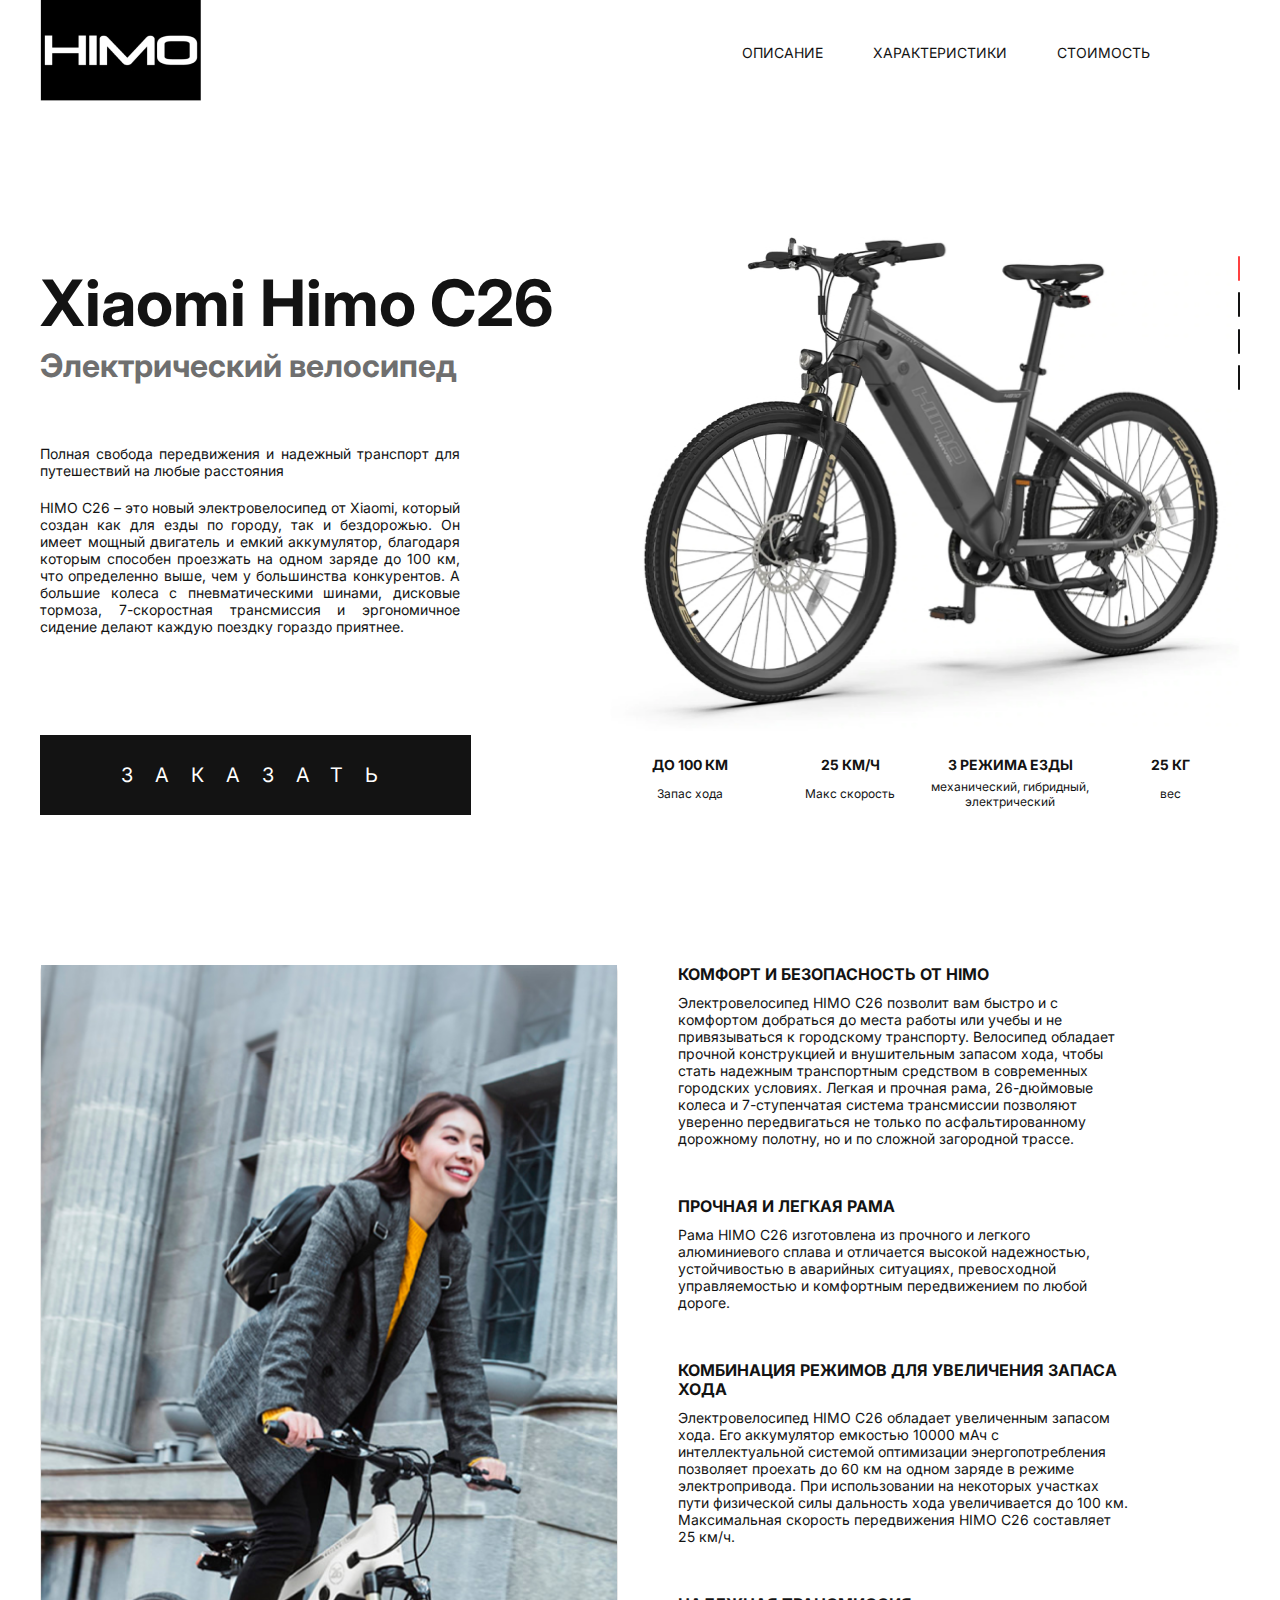
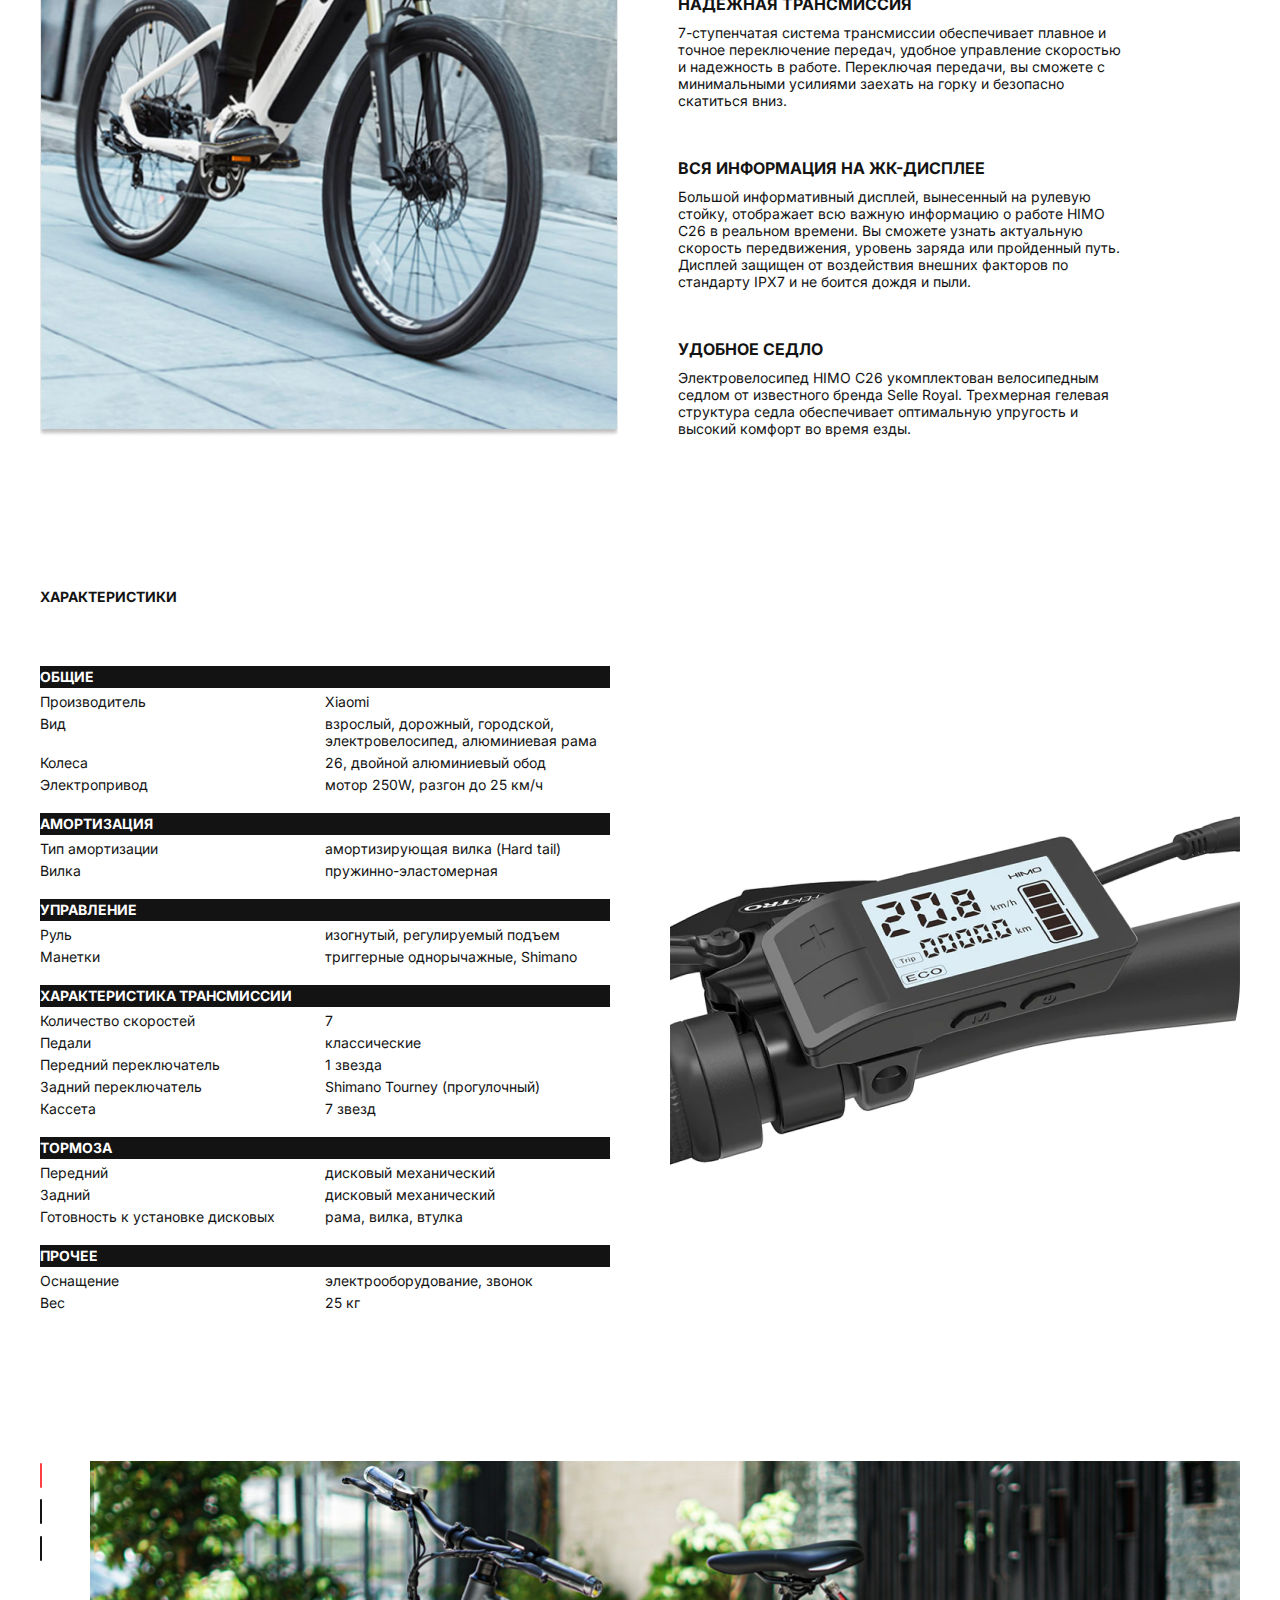
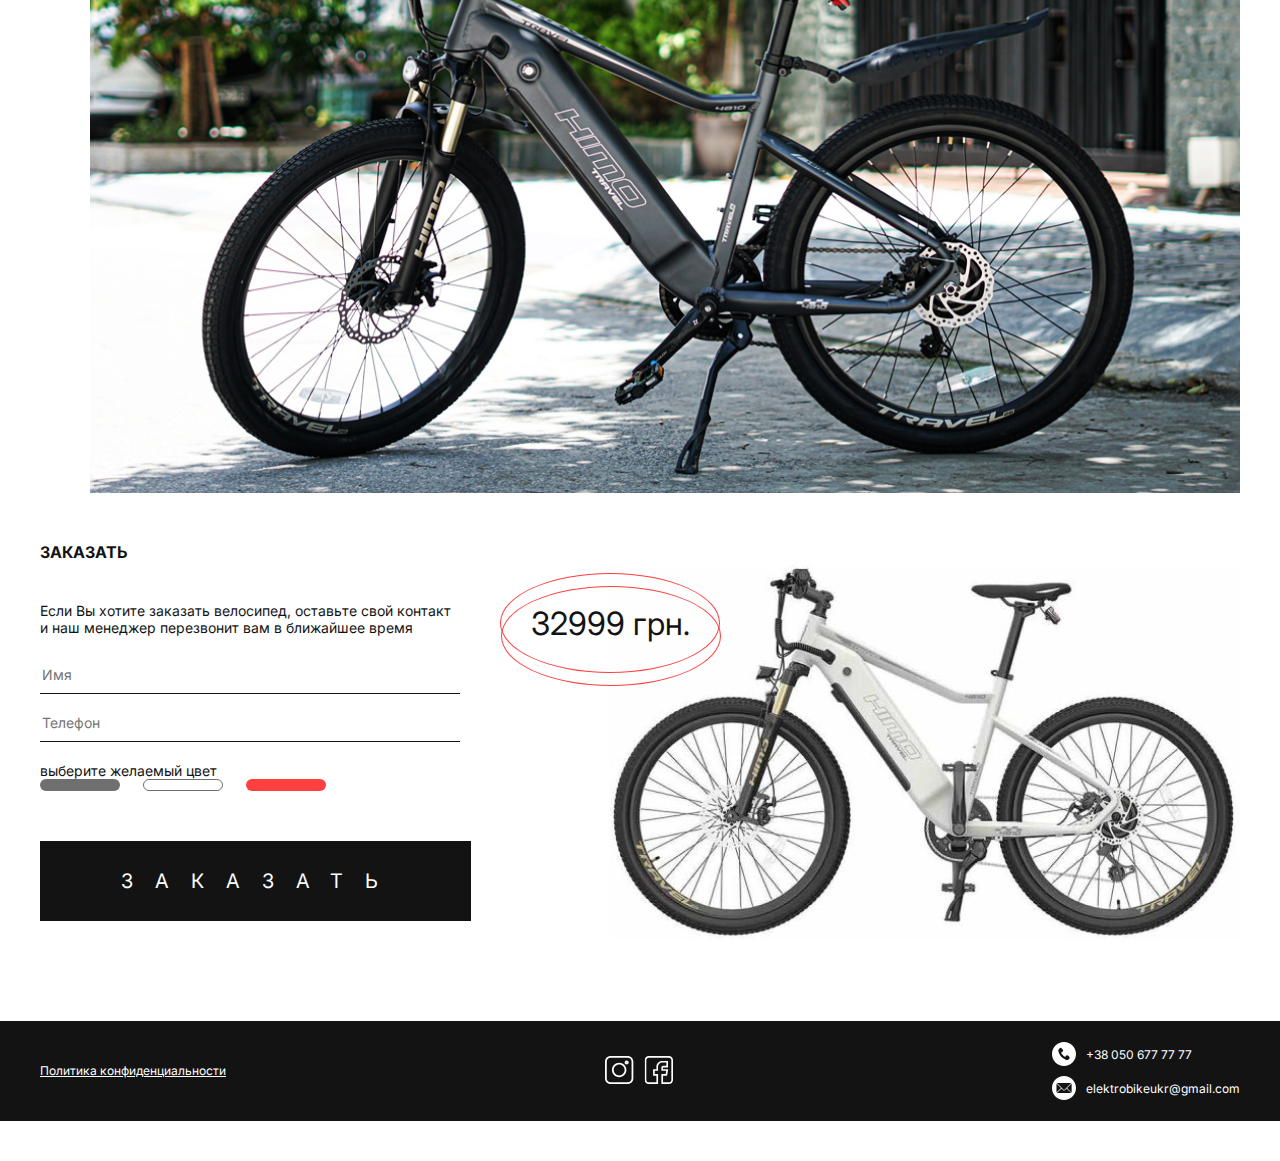
<file: fr/start/index.html>
<!DOCTYPE html>
<html lang="ru">
<head>
    <meta charset="UTF-8">
    <meta name="viewport" content="width=device-width, initial-scale=1.0">
    <title>Document</title>
    <link rel="stylesheet" href="css/normalize.css">
    <link rel="preconnect" href="https://fonts.googleapis.com">
    <link rel="preconnect" href="https://fonts.gstatic.com" crossorigin>
    <link href="https://fonts.googleapis.com/css2?family=Inter:wght@400;700&display=swap" rel="stylesheet">
    <link rel="stylesheet" href="css/slick.css">
    <link rel="stylesheet" href="css/style.css">
</head>
<body>
    <header class="header">
        <div class="container">
            <div class="header__inner">
                <a  class="logo" href="#">
                    <img class="logo__img" src="images/logo.jpg" alt="logo">
                </a>
                <nav class="menu">
                    <ul class="menu__list">
                        <li class="menu__item">
                            <a class="menu__link" href="#info">Описание</a>
                        </li>
                        <li class="menu__item">
                            <a class="menu__link" href="#charactecristics">Характеристики</a>
                        </li> <li class="menu__item">
                            <a class="menu__link" href="#price">Стоимость</a>
                        </li>
                    </ul>
                </nav>
            </div>
        </div>
    </header>
    <section class="bike">
        <div class="container">
            <div class="bike__inner">
                <div class="bike__column">
                    <h1 class="bike__title">Xiaomi Himo C26</h1>
                    <h3 class="bike__subtitle">Электрический велосипед</h3>
                    <p class="bike__text">Полная свобода передвижения и надежный транспорт для путешествий на любые расстояния</p>
                    <p class="bike__text">HIMO C26 – это новый электровелосипед от Xiaomi, который создан как для езды по городу, так и бездорожью. Он имеет мощный двигатель и емкий аккумулятор, благодаря которым способен проезжать на одном заряде до 100 км, что определенно выше, чем у большинства конкурентов. А большие колеса с пневматическими шинами, дисковые тормоза, 7-скоростная трансмиссия и эргономичное сидение делают каждую поездку гораздо приятнее. </p>
                    <a class="bike__link"  href="#price">ЗАКАЗАТЬ</a>
                </div>
                <div class="bike__column bike__column-slider">
                    <div class="bike-slider">
                        <img class="bike-slider__item" src="images/bike-1.jpg" alt="">
                        <img class="bike-slider__item" src="images/bike-2.jpg" alt="">
                        <img class="bike-slider__item" src="images/bike-3.jpg" alt="">
                        <img class="bike-slider__item" src="images/bike-4.jpg" alt="">
                    </div>
                    <ul class="bike__list">
                        <li class="bike__list-item">
                            <span class="bike__list-num">до 100 км</span>
                            <span class="bike__list-text">Запас хода</span>
                        </li>
                        <li class="bike__list-item">
                            <span class="bike__list-num">25 км/ч</span>
                            <span class="bike__list-text">Макс cкорость</span>
                        </li>
                        <li class="bike__list-item">
                            <span class="bike__list-num">3 режима езды</span>
                            <span class="bike__list-text">механический, гибридный, электрический</span>
                        </li>
                        <li class="bike__list-item">
                            <span class="bike__list-num">25 кг</span>
                            <span class="bike__list-text">вес</span>
                        </li>
                    </ul>
                </div>
            </div>
        </div>
    </section> 
    <section class="info" id="info">
        <div class="container">
            <div class="info__inner">
                <img class="info__img" src="images/info-img.jpg" alt=""> 
                <div class="info__list">
                    <div class="info__item">
                        <h4 class="info__item-title">
                            Комфорт и безопасность от HIMO
                        </h4>
                        <p class="info__item-text">
                            Электровелосипед HIMO C26 позволит вам быстро и с комфортом добраться до места работы или учебы и не привязываться к городскому транспорту. Велосипед обладает прочной конструкцией и внушительным запасом хода, чтобы стать надежным транспортным средством в современных городских условиях. Легкая и прочная рама, 26-дюймовые колеса и 7-ступенчатая система трансмиссии позволяют уверенно передвигаться не только по асфальтированному дорожному полотну, но и по сложной загородной трассе.
                      </p>
                    </div>
                 <div class="info__item">
                     <h4 class="info__item-title">
                         Прочная и легкая рама
                        </h4>
                        <p class="info__item-text">
                            Рама HIMO C26 изготовлена из прочного и легкого алюминиевого сплава и отличается высокой надежностью, устойчивостью в аварийных ситуациях, превосходной управляемостью и комфортным передвижением по любой дороге.
                       </p>
                    </div>
                    <div class="info__item">
                        <h4 class="info__item-title">
                            Комбинация режимов для увеличения запаса хода
                        </h4>
                       <p class="info__item-text">
                            Электровелосипед HIMO C26 обладает увеличенным запасом хода. Его аккумулятор емкостью 10000 мАч с интеллектуальной системой оптимизации энергопотребления позволяет проехать до 60 км на одном заряде в режиме электропривода. При использовании на некоторых участках пути физической силы дальность хода увеличивается до 100 км. Максимальная скорость передвижения HIMO C26 составляет 25 км/ч.
                        </p>
                    </div>
                    <div class="info__item">
                     <h4 class="info__item-title">
                            Надежная трансмиссия
                       </h4>
                        <p class="info__item-text">
                            7-ступенчатая система трансмиссии обеспечивает плавное и точное переключение передач, удобное управление скоростью и надежность в работе. Переключая передачи, вы сможете с минимальными усилиями заехать на горку и безопасно скатиться вниз.
                        </p>
                    </div>
                    <div class="info__item">
                        <h4 class="info__item-title">
                            Вся информация на ЖК-дисплее
                        </h4>
                        <p class="info__item-text">
                            Большой информативный дисплей, вынесенный на рулевую стойку, отображает всю важную информацию о работе HIMO C26 в реальном времени. Вы сможете узнать актуальную скорость передвижения, уровень заряда или пройденный путь. Дисплей защищен от воздействия внешних факторов по стандарту IPX7 и не боится дождя и пыли.
                        </p>
                     </div>
                    <div class="info__item">
                         <h4 class="info__item-title">
                            Удобное седло
                        </h4>
                        <p class="info__item-text">
                            Электровелосипед HIMO C26 укомплектован велосипедным седлом от известного бренда Selle Royal. Трехмерная гелевая структура седла обеспечивает оптимальную упругость и высокий комфорт во время езды.
                        </p>
                    </div>    
                </div>    
            </div>
        </div>
    </section>
    <section class="characteristics" id="charactecristics">
        <div class="container">
            <h4 class="characteristics__head">
                Характеристики
            </h4>
            <div class="characteristics__inner">
                <div class="characteristics__item">
                    <ul class="characteristics__list">
                        <li class="characteristics__title">
                            Общие
                        </li>
                        <li class="characteristics__line">
                            <p class="characteristics__name">
                                Производитель
                            </p>
                            <p class="chracteristics__descr">
                                Xiaomi
                            </p>
                        </li>
                        <li class="characteristics__line">
                            <p class="characteristics__name">
                                Вид
                            </p>
                            <p class="chracteristics__descr">
                                взрослый, дорожный, городской, электровелосипед, алюминиевая рама
                            </p>
                        </li>
                        <li class="characteristics__line">    
                            <p class="characteristics__name">
                                Колеса
                            </p>
                            <p class="chracteristics__descr">
                                26, двойной алюминиевый обод
                            </p>
                        </li>
                        <li class="characteristics__line">        
                            <p class="characteristics__name">
                                Электропривод
                            </p>
                            <p class="chracteristics__descr">
                                мотор 250W, разгон до 25 км/ч
                            </p>
                        </li>
                    </ul>
                    <ul class="characteristics__list">
                        <li class="characteristics__title">
                            амортизация
                        </li>
                        <li class="characteristics__line">
                            <p class="characteristics__name">
                                Тип амортизации
                            </p>
                            <p class="chracteristics__descr">
                                амортизирующая вилка (Hard tail)
                            </p>
                        </li>
                        <li class="characteristics__line">
                            <p class="characteristics__name">
                                Вилка
                            </p>
                            <p class="chracteristics__descr">
                                пружинно-эластомерная
                            </p>
                        </li>
                    </ul>
                    <ul class="characteristics__list">
                        <li class="characteristics__title">
                            управление
                        </li>
                        <li class="characteristics__line">
                            <p class="characteristics__name">
                                Руль
                            </p>
                            <p class="chracteristics__descr">
                                изогнутый, регулируемый подъем
                            </p>
                        </li>
                        <li class="characteristics__line">
                            <p class="characteristics__name">
                                Манетки
                            </p>
                            <p class="chracteristics__descr">
                                триггерные однорычажные, Shimano
                            </p>
                        </li>
                    </ul>
                    <ul class="characteristics__list">
                        <li class="characteristics__title">
                            характеристика трансмиссии
                        </li>
                        <li class="characteristics__line">
                            <p class="characteristics__name">
                                Количество скоростей
                            </p>
                            <p class="chracteristics__descr">
                                7
                            </p>
                        </li>
                        <li class="characteristics__line">
                            <p class="characteristics__name">
                                Педали
                            </p>
                            <p class="chracteristics__descr">
                                классические
                            </p>
                        </li>
                        <li class="characteristics__line">
                            <p class="characteristics__name">
                                Передний переключатель
                            </p>
                            <p class="chracteristics__descr">
                                1 звезда
                            </p>
                        </li>
                        <li class="characteristics__line">
                            <p class="characteristics__name">
                                Задний переключатель
                            </p>
                            <p class="chracteristics__descr">
                                Shimano Tourney (прогулочный)
                            </p>
                        </li>
                        <li class="characteristics__line">
                            <p class="characteristics__name">
                                Кассета
                            </p>
                            <p class="chracteristics__descr">
                                7 звезд
                            </p>
                        </li>
                    </ul>
                    <ul class="characteristics__list">
                        <li class="characteristics__title">
                            тормоза
                        </li>
                        <li class="characteristics__line">
                            <p class="characteristics__name">
                                Передний
                            </p>
                            <p class="chracteristics__descr">
                                дисковый механический
                            </p>
                        </li>
                        <li class="characteristics__line">
                            <p class="characteristics__name">
                                Задний
                            </p>
                            <p class="chracteristics__descr">
                                дисковый механический
                            </p>
                        </li>
                        <li class="characteristics__line">
                            <p class="characteristics__name">
                                Готовность к установке дисковых
                            </p>
                            <p class="chracteristics__descr">
                                рама, вилка, втулка
                            </p>
                        </li>
                    </ul>
                    <ul class="characteristics__list">
                        <li class="characteristics__title">
                            прочее
                        </li>
                        <li class="characteristics__line">
                            <p class="characteristics__name">
                                Оснащение
                            </p>
                            <p class="chracteristics__descr">
                                электро&shyоборудование, звонок    
                            </p>
                        </li>
                        <li class="characteristics__line">
                            <p class="characteristics__name">
                                Вес
                            </p>
                            <p class="chracteristics__descr">
                                25 кг
                            </p>
                        </li>
                    </ul>
                </div>
                <img class="characteristics__img" src="images/characteristics-img.jpg" alt="">
            </div>
        </div>
    </section>
    <div class="slider">
        <div class="container">
            <div class="slider__items">
                <div class="slider__item">
                    <img class="slider__img" src="images/slider-1.jpg" alt="">
                </div>
                <div class="slider__item">
                    <img class="slider__img" src="images/slider-2.jpg" alt="">
                </div>
                <div class="slider__item">
                    <img class="slider__img" src="images/slider-3.jpg" alt="">
                </div>
            </div>
        </div>
    </div>
    <section class="price" id="price">
        <div class="container">
            <div class="price__inner">
                <form class="form">
                    <h4 class="form__title">
                        Заказать
                    </h4>
                    <p class="form__text">
                        Если Вы хотите заказать велосипед, оставьте свой контакт и наш менеджер перезвонит вам в ближайшее время
                    </p> 
                    <input class="form__input-name" type="text" placeholder="Имя">
                    <input class="form__input-phone" type="tel" placeholder="Телефон">
                    <p class="input__text">
                        выберите желаемый цвет
                    </p>
                    <div class="form__label-box">
                        <label class="form__label">
                            <input class="form__input-radio" type="radio" name="radio">
                            <div class="form__bike">
                                <img class="form__bike-img" src="images/bike-grey.jpg" >
                                <p class="form__bike-price"><span>33999 грн.<span></p>
                            </div>
                            <div class="form__radio-style form__radio-style--grey">
                            </div>
                        </label>
                        <label class="form__label">
                            <input class="form__input-radio" type="radio" name="radio" checked>
                            <div class="form__bike">
                                <img class="form__bike-img" src="images/bike-white.jpg">
                                <p class="form__bike-price"><span>32999 грн.<span></p>
                            </div>
                            <div class="form__radio-style form__radio-style--white">
                            </div>
                        </label>
                        <label class="form__label">
                            <input class="form__input-radio" type="radio"  name="radio" >
                            <div class="form__bike">
                                <img class="form__bike-img" src="images/bike-red.jpg" >
                                <p class="form__bike-price"><span>35999 грн.<span></p>
                            </div>
                            <div class="form__radio-style form__radio-style--red">
                            </div>
                        </label>
                    </div>
                    <button class="form__btn" type="submit">ЗАКАЗАТЬ</button>
                </form>
            </div>
        </div>
    </section>
    <div class="footer footer">
        <div class="container">
            <div class="footer__inner">
                <a class="footer__link" href="#">Политика конфиденциальности</a>
                <div class="footer__social">
                    <a class="footer__social-link" href="#">
                        <img class="footer__social-img" src="images/instagram.svg" alt="">
                    </a>
                    <a class="footer__social-link" href="#">
                        <img class="footer__social-img" src="images/facebook.svg" alt="">
                    </a>
                </div>
                <div class="footer__contacts">
                    <a class="footer__contacts-link" href="tel:+380506777777">
                        <img class="footer__contacts-img"src="images/phone.svg" alt="">
                        <span>+38 050 677 77 77</span>
                    </a>
                    <a class="footer__contacts-link" href="mailto:elektrobikeukr@gmail.com">
                        <img class="footer__contacts-img"src="images/mail.svg" alt="">
                        <span>elektrobikeukr@gmail.com</span>
                    </a>
                </div>
            </div>
        </div>
    </div>
    <script src="https://ajax.googleapis.com/ajax/libs/jquery/3.6.0/jquery.min.js"></script>
    <script src="js/slick.min.js"></script>
    <script src="js/main.js"></script>
</body>
</html>
</file>
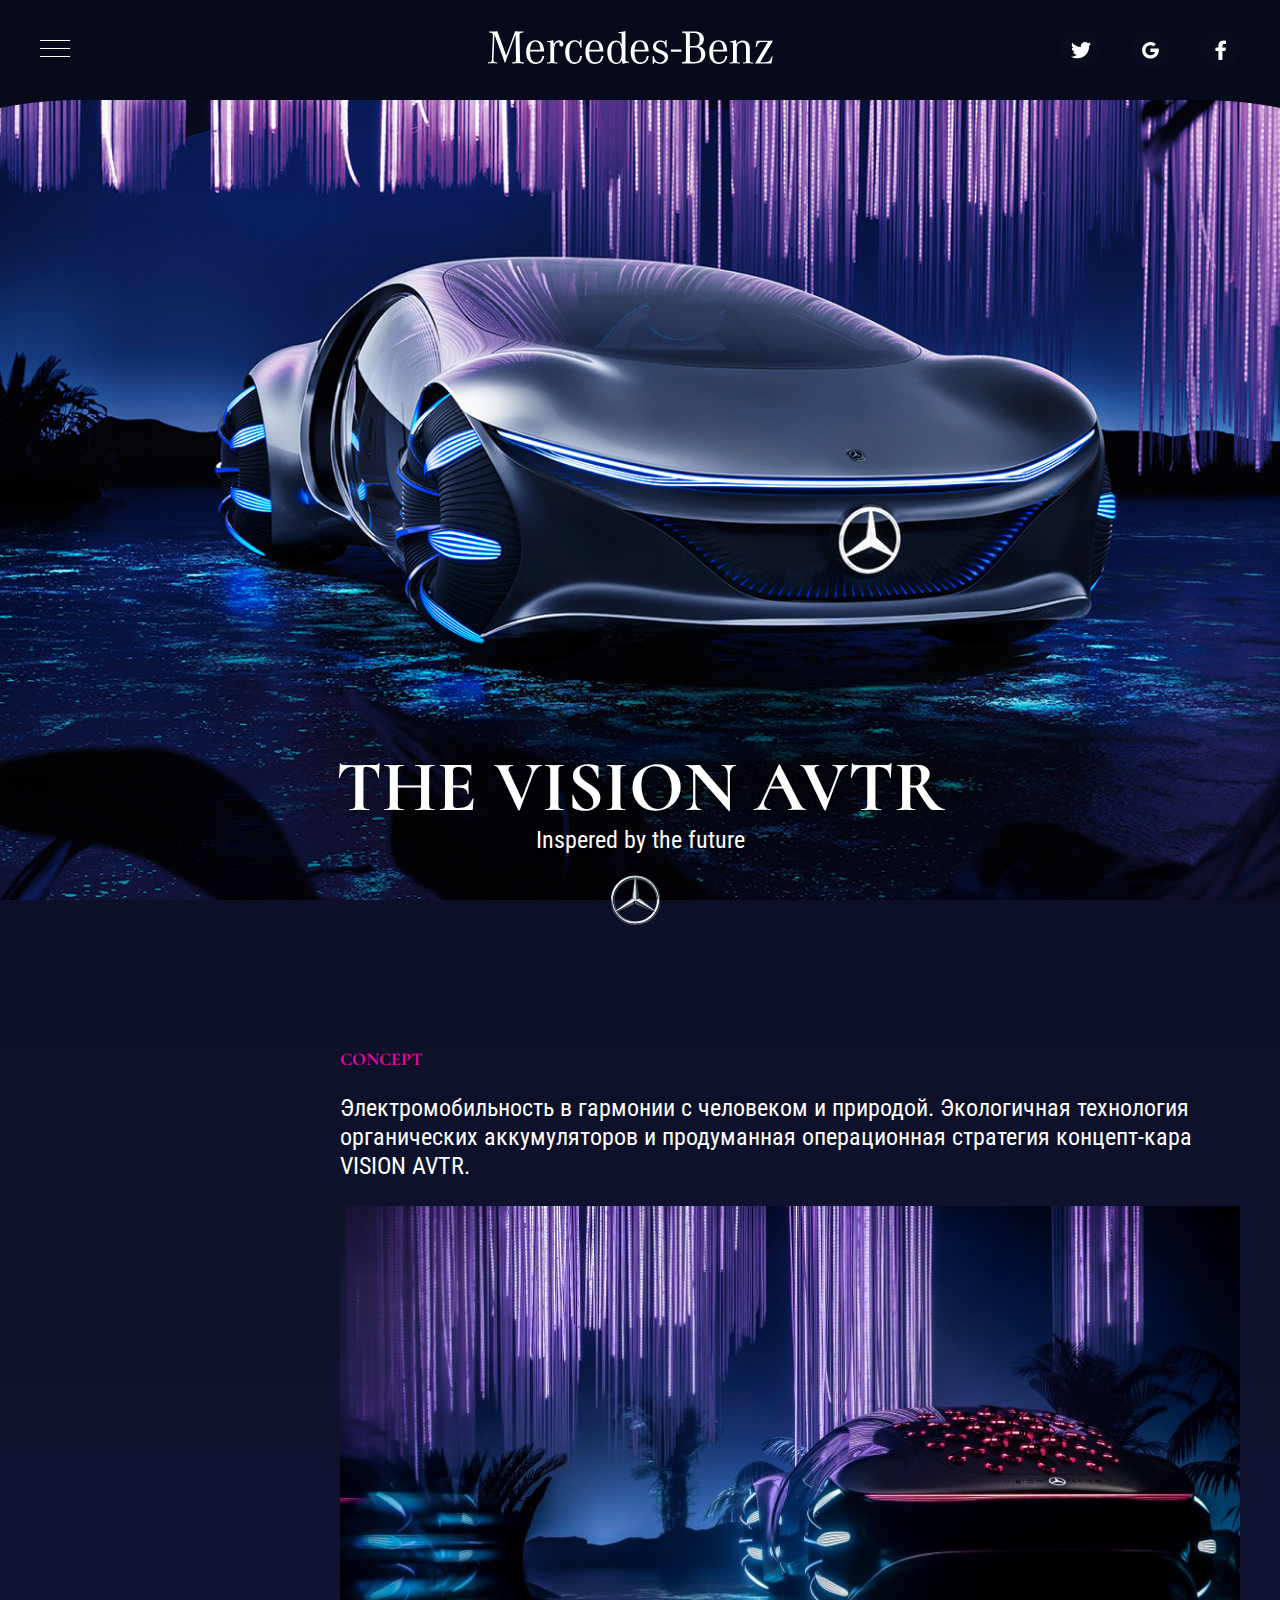
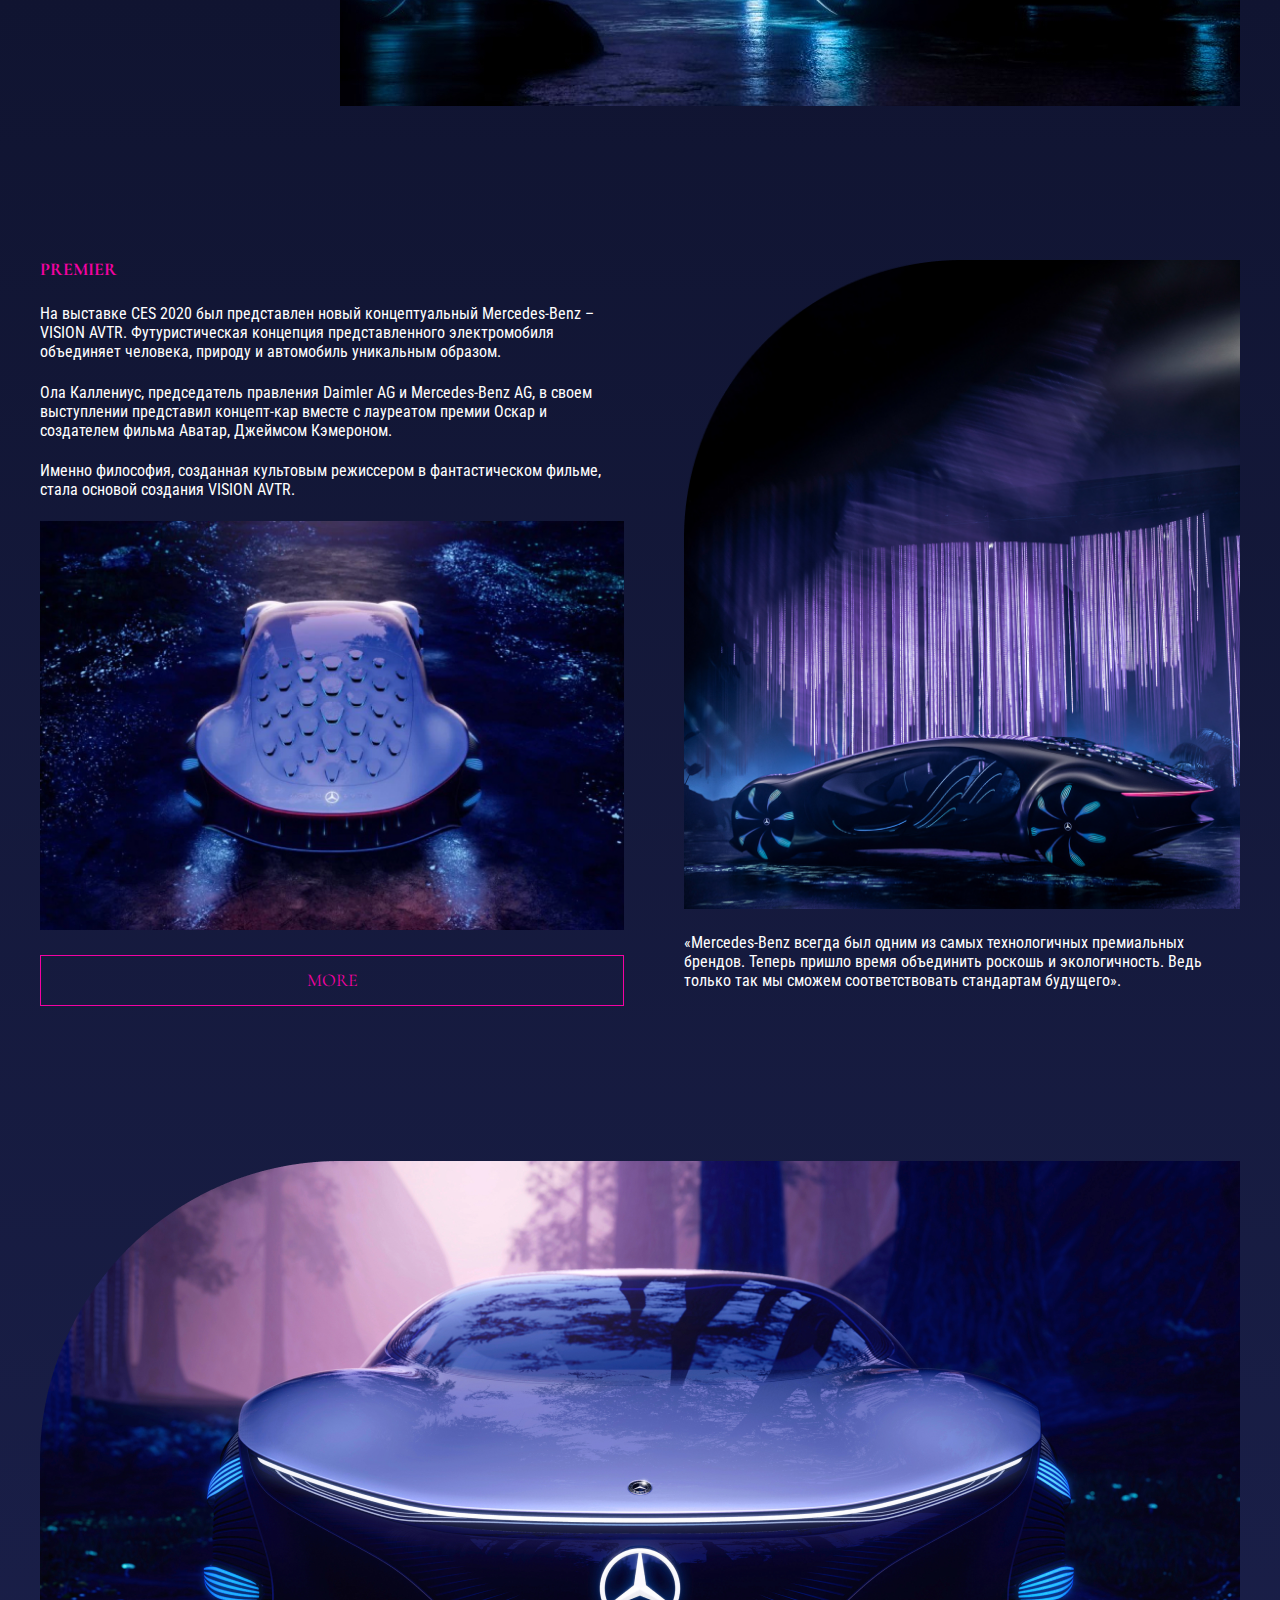
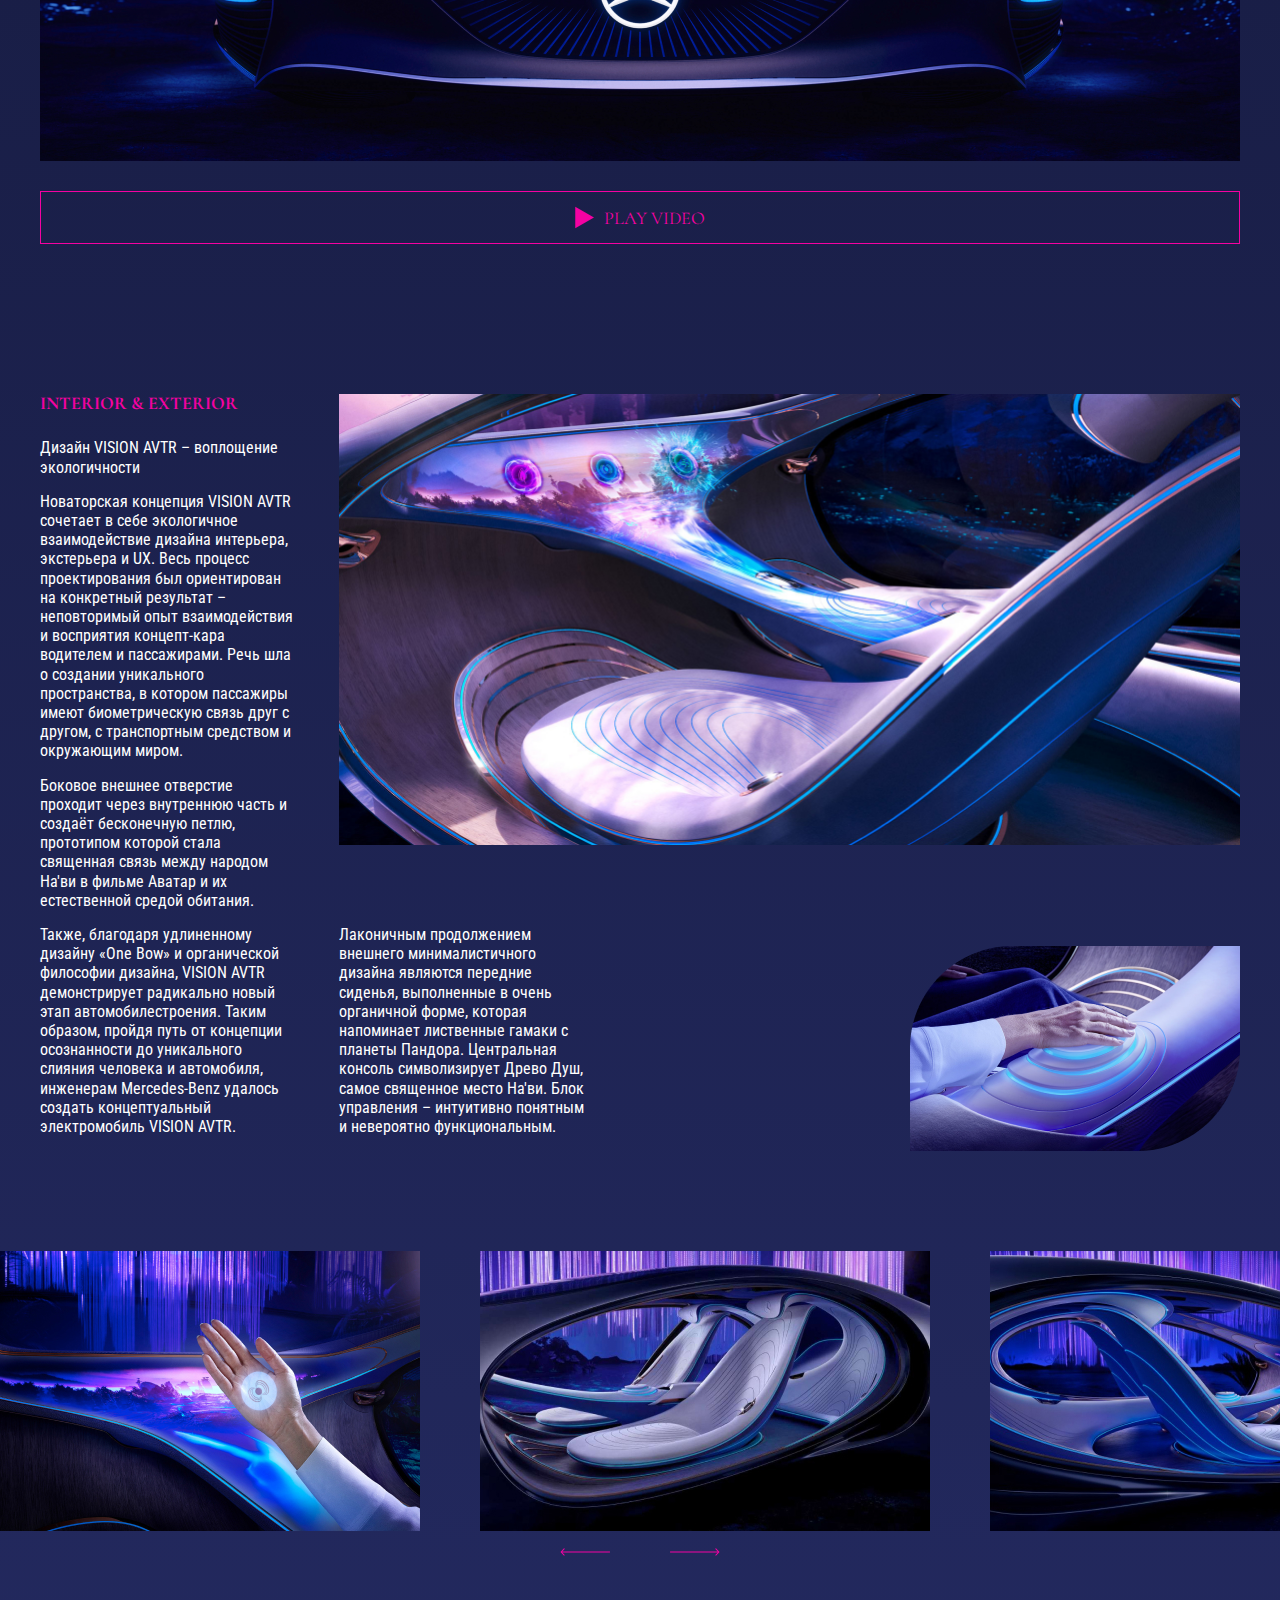
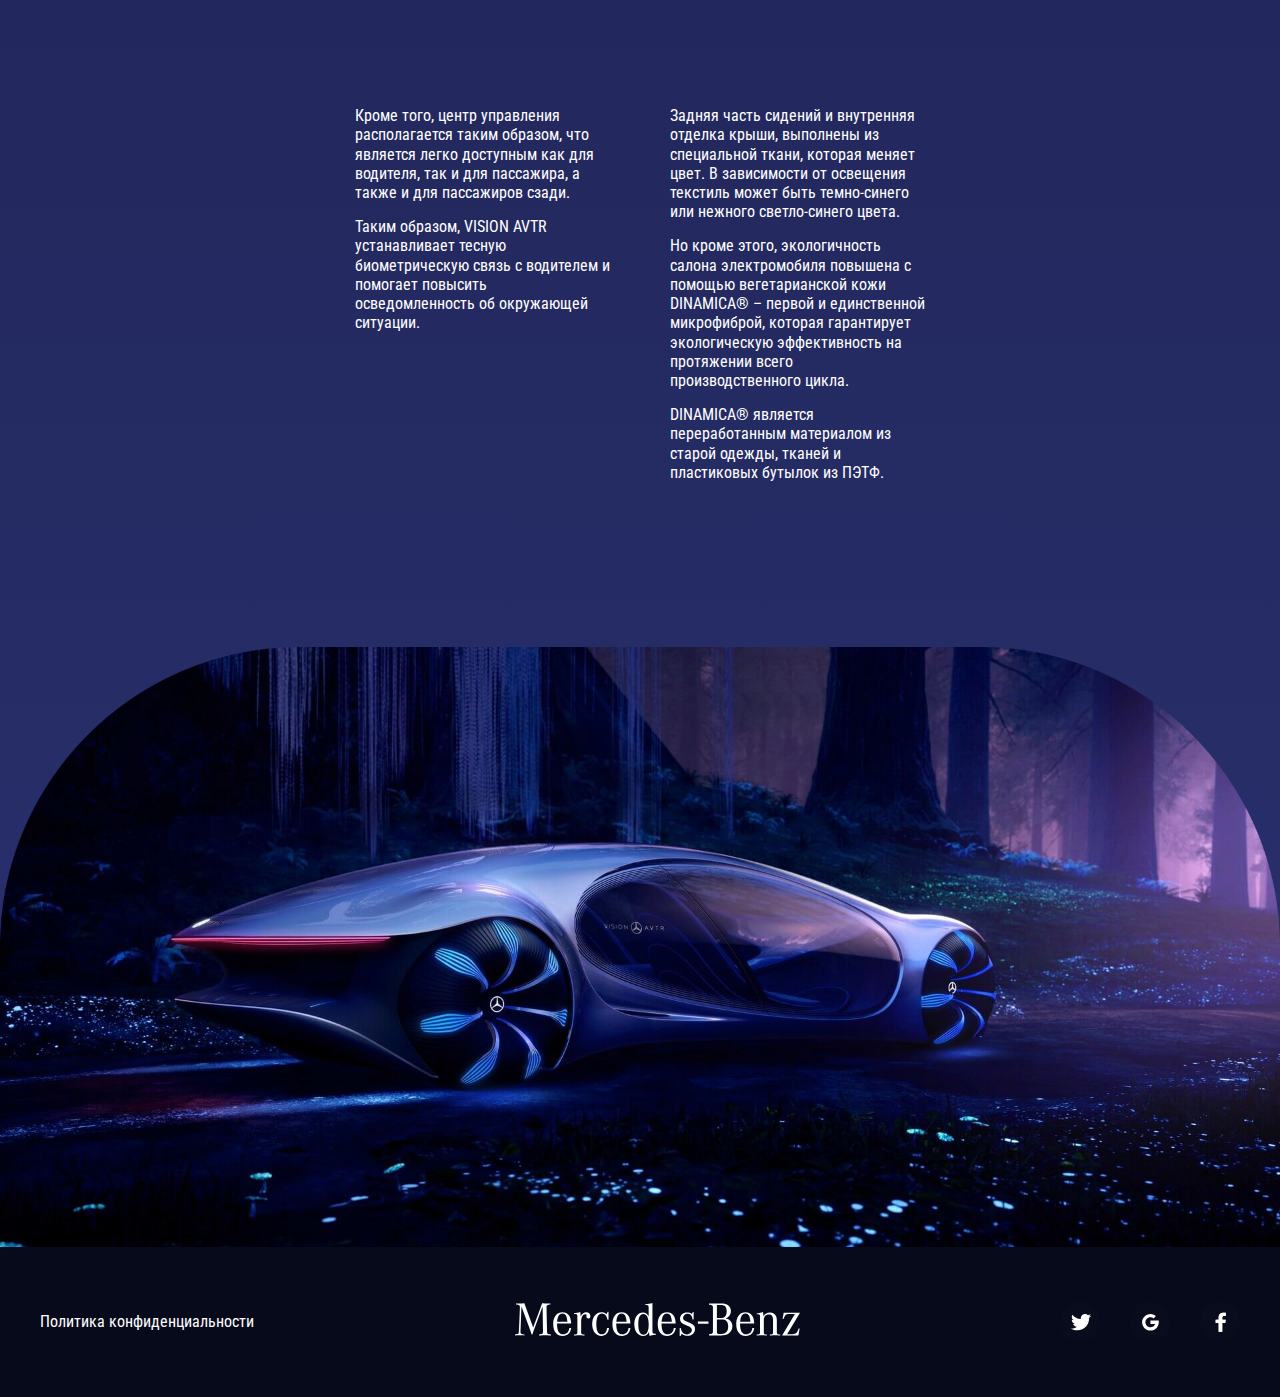
<file: fr3/start/index.html>
<!DOCTYPE html>
<html lang="ru">
<head>
  <meta charset="UTF-8">
  <meta name="viewport" content="width=device-width, initial-scale=1.0">
  <meta http-equiv="X-UA-Compatible" content="ie=edge">
  <title>Document</title>
  <link rel="preconnect" href="https://fonts.googleapis.com">
  <link rel="preconnect" href="https://fonts.gstatic.com" crossorigin>
  <link href="https://fonts.googleapis.com/css2?family=Cormorant:wght@700&family=Roboto+Condensed&display=swap" rel="stylesheet">
  <link rel="stylesheet" href="css/reset.css">
  <link rel="stylesheet" href="css/slick.css">
  <link rel="stylesheet" href="css/jquery.fancybox.css">
  <link rel="stylesheet" href="css/style.css">
</head>
<body>

  <header class="header">
    <div class="container">
      <div class="header__top">
        <button class="header__nav">
          <img class="header__nav-img" src="images/menu__btn.svg" alt="">
        </button>
        <a href="" class="header__logo logo">
          <img  class="logo__img" src="images/logo.svg" alt="">
        </a>
        <ul class="list">
          <li class="list__item">
            <a class="list__link" href="#">
              <img alt="twitter" src="images/twitter.svg" class="list__img">
            </a>
          </li>
          <li class="list__item">
            <a class="list__link" href="#">
              <img alt="google" src="images/google.svg" class="list__img">
            </a>
          </li>
          <li class="list__item">
            <a class="list__link" href="#">
              <img alt="facebook" src="images/facebook.svg" class="list__img">
            </a>
          </li>
        </ul>
      </div>
    </div>
    <div class="header__content">
      <h1 class="title">
        THE VISION AVTR
      </h1>
      <p class="title__descr">
        Inspered by the future
      </p>
  </header>
  <section class="concerpt">
    <div class="container">
      <div class="concept__inner">
        <h3 class="concept__title section__title">concept</h3>
        <p class="concept__text">Электромобильность в гармонии с человеком и природой. Экологичная технология органических аккумуляторов и продуманная операционная стратегия концепт-кара VISION AVTR.</p>
        <img src="images/concept.jpg" alt="" class="concept__img">  
      </div>
    </div>
  </section>
  <section class="premier">
    <div class="container">
      <div class="premier__inner">
        <div class="premier__column">
          <h3 class="section__title">premier</h3>
          <p class="premier__text">
            На выставке CES 2020 был представлен новый концептуальный Mercedes-Benz – VISION AVTR. Футуристическая концепция представленного электромобиля объединяет человека, природу и автомобиль уникальным образом. 
          </p>
          <p class="premier__text">
            Ола Каллениус, председатель правления Daimler AG и Mercedes-Benz AG, в своем выступлении представил концепт-кар вместе с лауреатом премии Оскар и создателем фильма Аватар, Джеймсом Кэмероном. 
          </p>
          <p class="premier__text">
            Именно философия, созданная культовым режиссером в фантастическом фильме, стала основой создания VISION AVTR.
          </p>
          <img src="images/premier-1.jpg" alt="" class="premier__img">
          <button class="premier__btn">more</button>
        </div>
        <div class="premier__column">
          <img src="images/premier-2.png" alt="" class="premier__img">
          <p class="premier__text">
            «Mercedes-Benz всегда был одним из самых технологичных премиальных брендов. Теперь пришло время объединить роскошь и экологичность. Ведь только так мы сможем соответствовать стандартам будущего».
          </p>
        </div>
      </div>
    </div>
  </section>
  <div class="video">
    <div class="container">
      <img src="images/video.png" alt="" class="video__img">
      <button class="video__btn">
        <svg width="19" height="23" viewBox="0 0 19 23" fill="none" xmlns="http://www.w3.org/2000/svg">
          <path d="M19 11.5L0.25 22.3253L0.25 0.674683L19 11.5Z" fill="#F402A2"/>
          </svg>
        <span>play video</span>  
      </button>
    </div>
  </div>

  <section class="design">
    <div class="container">
      <div class="design__interior">

        <div class="design__cell-one">
          <h3 class="section__title">
            INTERIOR & EXTERIOR
          </h3>
          <p class="design__cell-text">
            Дизайн VISION AVTR – воплощение экологичности
          </p>
          <p class="design__cell-text">
            Новаторская концепция VISION AVTR сочетает в себе экологичное взаимодействие дизайна интерьера, экстерьера и UX. Весь процесс проектирования был ориентирован на конкретный результат – неповторимый опыт взаимодействия и восприятия концепт-кара водителем и пассажирами. Речь шла о создании уникального пространства, в котором пассажиры имеют биометрическую связь друг с другом, с транспортным средством и окружающим миром.
          </p>
          <p class="design__cell-text">
            Боковое внешнее отверстие проходит через внутреннюю часть и создаёт бесконечную петлю, прототипом которой стала священная ​​связь между народом На'ви в фильме Аватар и их естественной средой обитания. 
          </p>
          <p class="design__cell-text">
            Также, благодаря удлиненному дизайну «One Bow» и органической философии дизайна, VISION AVTR демонстрирует радикально новый этап автомобилестроения. Таким образом, пройдя путь от концепции осознанности до уникального слияния человека и автомобиля, инженерам Mercedes-Benz удалось создать концептуальный электромобиль VISION AVTR.
          </p>
        </div>
        <img src="images/design-1.jpg" alt="" class="design__interior-img">
       <div class="design__cell-two">
          <p class="design__cell-text">
            Лаконичным продолжением внешнего минималистичного дизайна являются передние сиденья, выполненные в очень органичной форме, которая напоминает лиственные гамаки с планеты Пандора. Центральная консоль символизирует Древо Душ, самое священное место На'ви. Блок управления – интуитивно понятным и невероятно функциональным. 
          </p>
        </div>
        <div class="design__cell-three">
          <img src="images/design-2.png" alt="" class="design__interior-img">
        </div>
      </div>
    </div>
    <div class="design__slider">
      <img src="images/slider-1.jpg" alt="" class="design__slider-item">
      <img src="images/slider-2.jpg" alt="" class="design__slider-item">
      <img src="images/slider-3.jpg" alt="" class="design__slider-item">
      <img src="images/slider-4.jpg" alt="" class="design__slider-item">
      <img src="images/slider-1.jpg" alt="" class="design__slider-item">
      <img src="images/slider-2.jpg" alt="" class="design__slider-item">
      <img src="images/slider-3.jpg" alt="" class="design__slider-item">
      <img src="images/slider-4.jpg" alt="" class="design__slider-item">
    </div>
    <div class="design__box">
      <div class="design__box-column">
        <p class="design__box-text">Кроме того, центр управления располагается таким образом, что является легко доступным как для водителя, так и для пассажира, а также и для пассажиров сзади.</p>
        <p class="design__box-text">Таким образом, VISION AVTR устанавливает тесную биометрическую связь с водителем и помогает повысить осведомленность об окружающей ситуации.
        </p>
      </div>
      <div class="design__box-column">
        <p class="design__box-text">Задняя часть сидений и внутренняя отделка крыши, выполнены из специальной ткани, которая меняет цвет. В зависимости от освещения текстиль может быть темно-синего или нежного светло-синего цвета. </p>
        <p class="design__box-text">Но кроме этого, экологичность салона электромобиля повышена с помощью вегетарианской кожи DINAMICA® – первой и единственной микрофиброй, которая гарантирует экологическую эффективность на протяжении всего производственного цикла. </p>
        <p class="design__box-text">DINAMICA® является переработанным материалом из старой одежды, тканей и пластиковых бутылок из ПЭТФ.</p>
      </div>
    </div>
    <img src="images/design.png" alt="" class="design__img">
  </section>
  <footer class="footer">
    <div class="container">
      <div class="footer__inner">
        <a class="footer__link">Политика конфиденциальности</a>
      <a href="" class="logo">
        <img  class="logo__img" src="images/logo.svg" alt="">
      </a>
      <ul class="list">
        <li class="list__item">
          <a class="list__link" href="#">
            <img alt="twitter" src="images/twitter.svg" class="list__img">
          </a>
        </li>
        <li class="list__item">
          <a class="list__link" href="#">
            <img alt="google" src="images/google.svg" class="list__img">
          </a>
        </li>
        <li class="list__item">
          <a class="list__link" href="#">
            <img alt="facebook" src="images/facebook.svg" class="list__img">
          </a>
        </li>
      </ul>
      </div>
    </div>
  </footer>
  

  <script src="https://ajax.googleapis.com/ajax/libs/jquery/3.4.1/jquery.min.js"></script>
  <script src="js/slick.min.js"></script>
  <script src="js/jquery.fancybox.min.js"></script>
  <script src="js/main.js"></script>
</body>
</html>
</file>
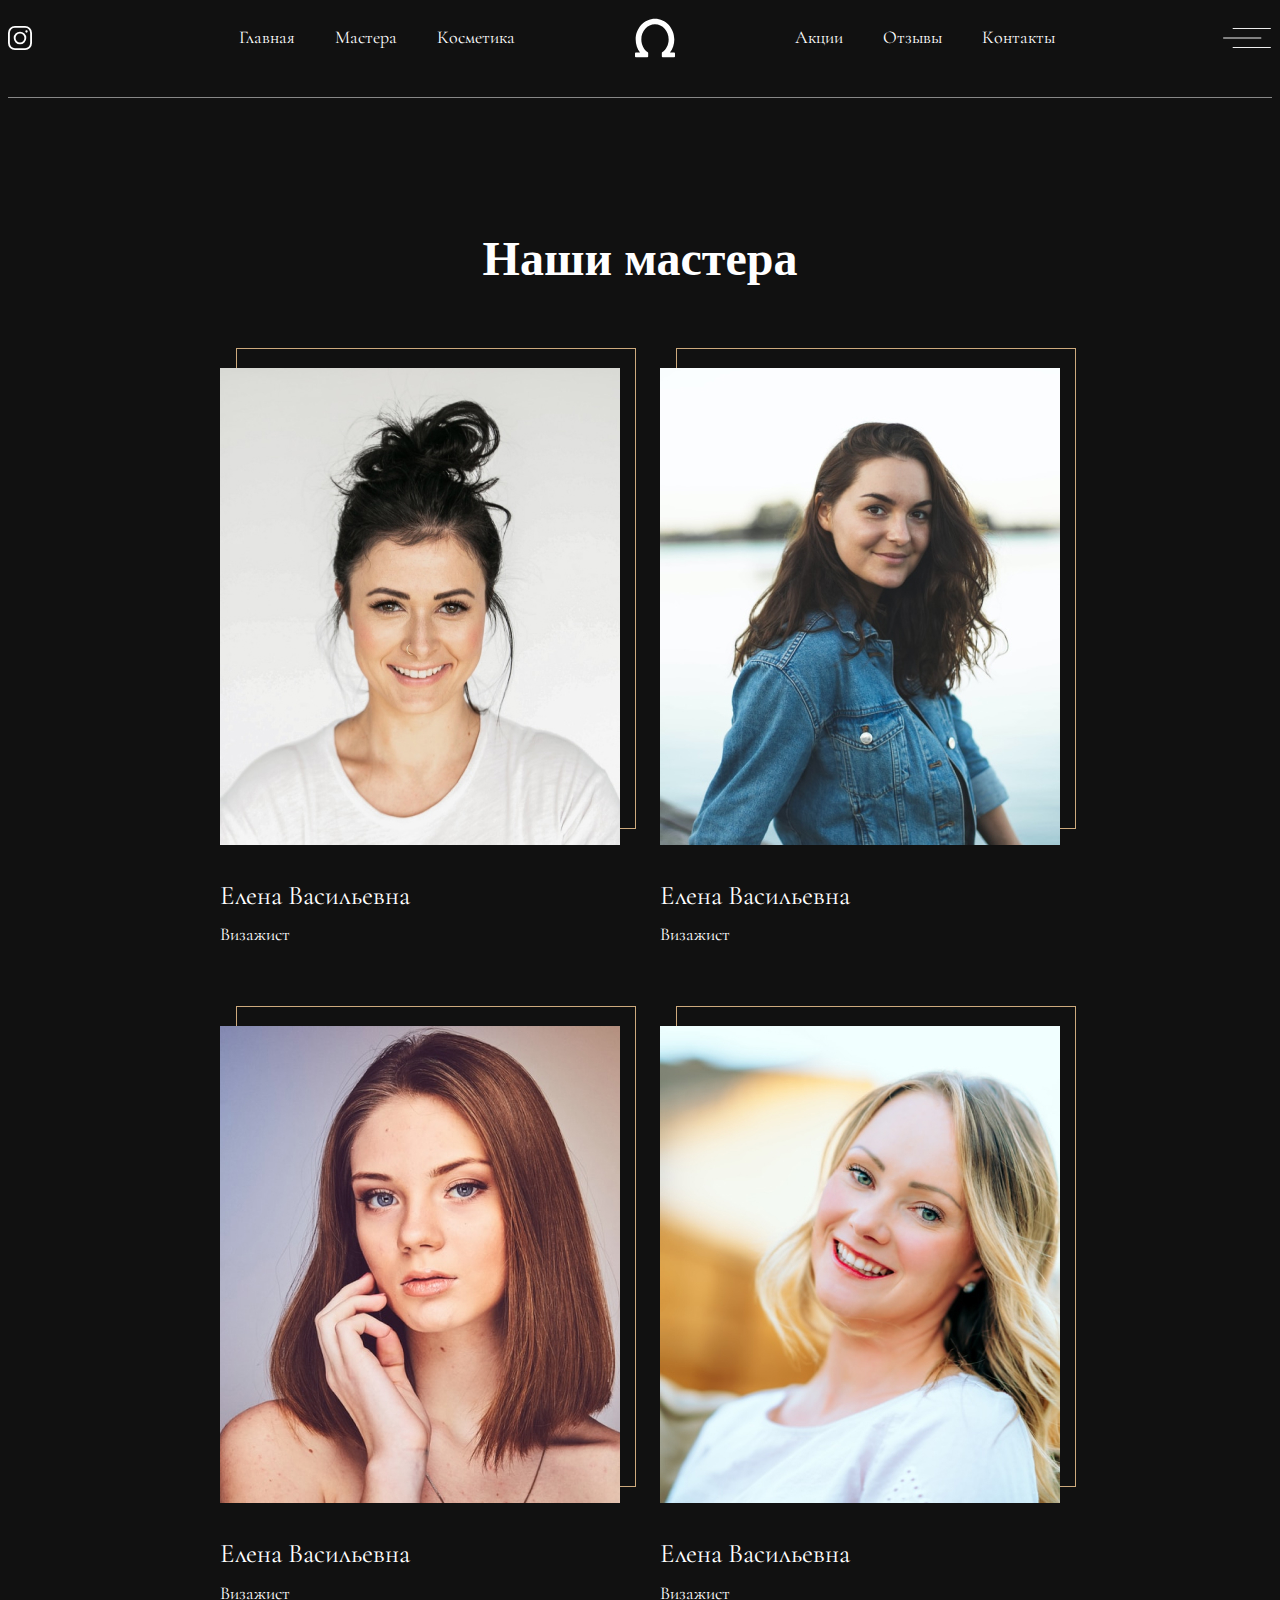
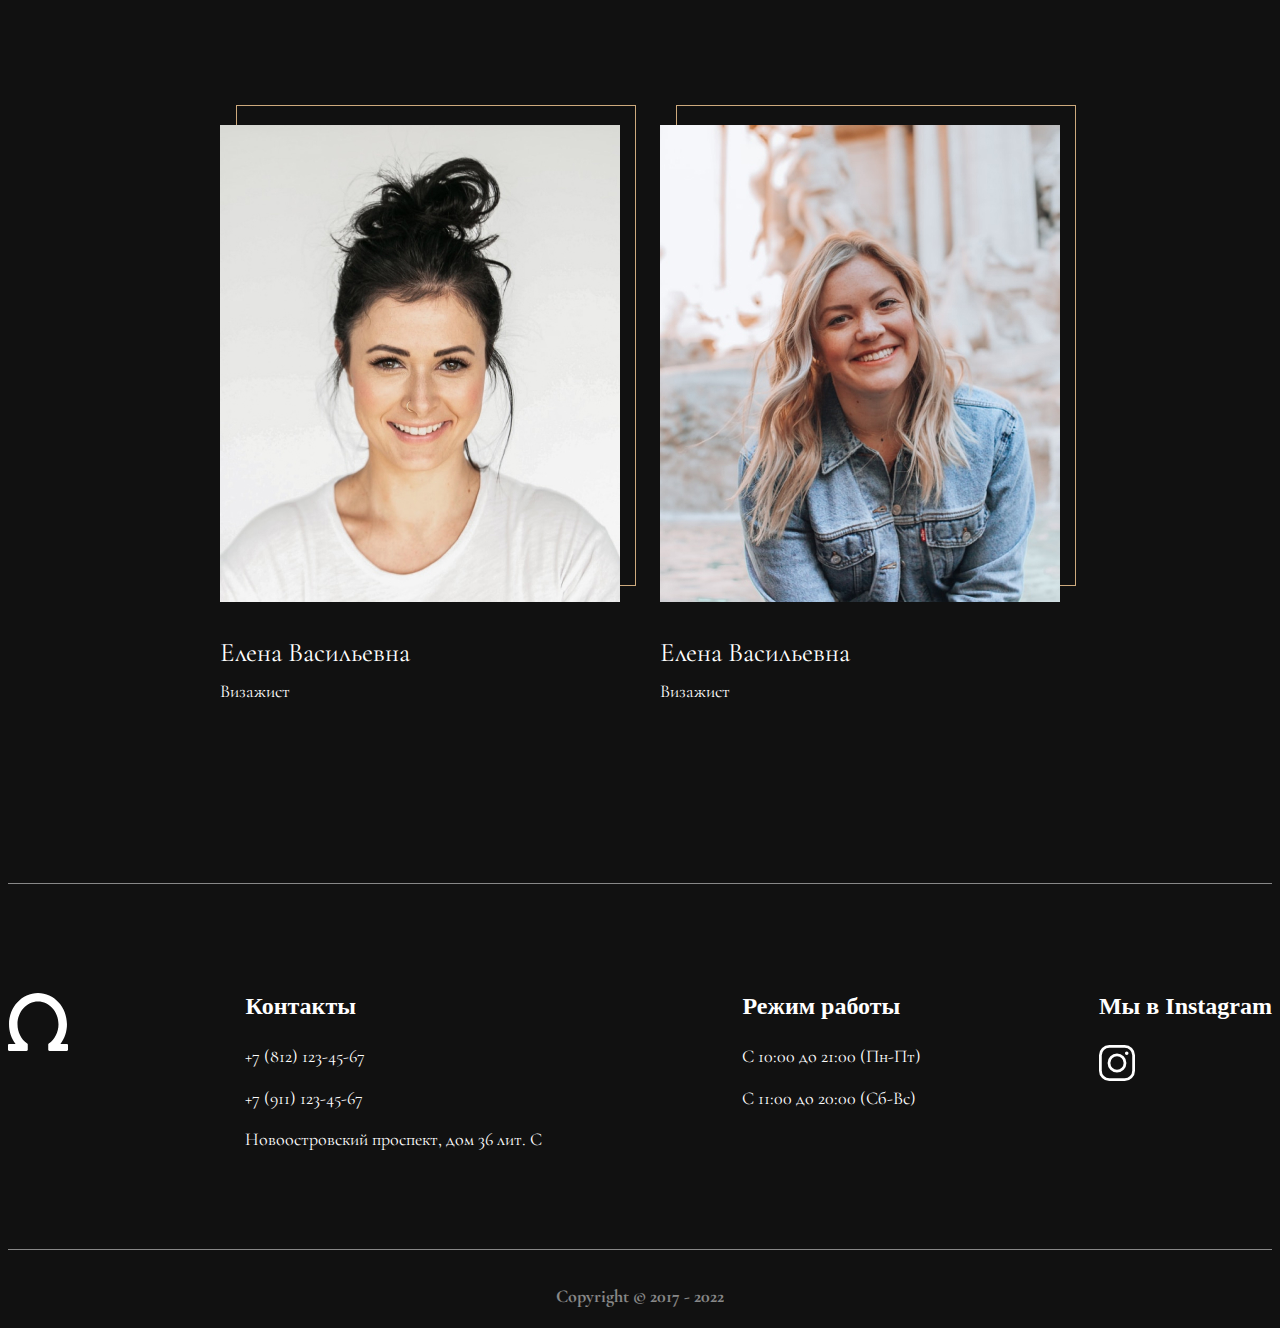
<file: fr1/index1.html>
<!DOCTYPE html>
<html lang="ru">
<head>
    <meta charset="utf-8">
    <title>Что-то  серьезное</title>
    <link rel="preconnect" href="https://fonts.googleapis.com">
    <link rel="preconnect" href="https://fonts.gstatic.com" crossorigin>
    <link href="https://fonts.googleapis.com/css2?family=Cormorant+Garamond:wght@400;600;700&family=EB+Garamond:wght@700&display=swap" rel="stylesheet">
    <link rel="stylesheet" href="css/style1.css">
</head>
<body>
    <div class="header">
        <div class="container">
            <div class="header__inner">
                <img src="img/inst.svg" alt="" class="header__inst-img header__img">
                <ul class="header-1 header__menu-text-top">
                    <li class="header__text">Главная</li>
                    <li class="header__text">Мастера</li>
                    <li class="header__text">Косметика</li>
                </ul>
                <img src="img/logo.svg" alt="" class="header__logo-img">
                <ul class="header-2 header__menu-text-top">
                    <li class="header__text">Акции</li>
                    <li class="header__text">Отзывы</li>
                    <li class="header__text">Контакты</li>
                </ul>
                <img src="img/menu.svg" alt="" class="header__menu-img header__img">
            </div>
            <img src="img/line.jpg" alt="" class="header__line-img">
        </div>  
    </div>  
    <section class="masters">
        <div class="container">
            <h3 class="section__title">
                Наши мастера
              </h3>
              <div class="masters__inner">
                <div class="masters__one">
                    <div class="masters__block-1">
                        <div class="masters__border"><img src="img/masters-img1.jpg" alt="" class="masters__photo"></div>
                        <p class="masters__name">Елена Васильевна</p>
                        <p class="masters__prof">Визажист</p>
                    </div>
                    <div class="masters__block-2">
                        <div class="masters__border"><img src="img/masters-img4.jpg" alt="" class="masters__photo"></div>
                        <p class="masters__name">Елена Васильевна</p>
                        <p class="masters__prof">Визажист</p>
                    </div>
                </div>
                <div class="masters__two">
                    <div class="masters__block-3">
                        <div class="masters__border"><img src="img/masters-img2.jpg" alt="" class="masters__photo"></div>
                        <p class="masters__name">Елена Васильевна</p>
                        <p class="masters__prof">Визажист</p>
                    </div>
                    <div class="masters__block-4">
                        <div class="masters__border"><img src="img/masters-img5.jpg" alt="" class="masters__photo"></div>
                        <p class="masters__name">Елена Васильевна</p>
                        <p class="masters__prof">Визажист</p>
                    </div>
                </div>
                <div class="masters__three">
                    <div class="masters__block-5">
                        <div class="masters__border"><img src="img/masters-img3.jpg" alt="" class="masters__photo"></div>
                        <p class="masters__name">Елена Васильевна</p>
                        <p class="masters__prof">Визажист</p>
                    </div>
                    <div class="masters__block-6">
                        <div class="masters__border"><img src="img/masters-img6.jpg" alt="" class="masters__photo"></div>
                        <p class="masters__name">Елена Васильевна</p>
                        <p class="masters__prof">Визажист</p>
                    </div>
                </div>
            </div>
        </div>
    </section>  
    <footer>
        <div class="container">
            <img src="img/line.jpg" alt="" class="footer__line-img">
            <div class="footer__content">
                <div class="footer__column-1">
                <img src="img/logo.svg" alt="" class="footer__logo-img">
                </div>
                <div class="footer__column-2">
                    <p class="footer__title">
                        Контакты
                    </p>
                    <p class="footer__text">
                        +7 (812) 123-45-67
                    </p>
                    <p class="footer__text">
                        +7 (911) 123-45-67                        
                    </p>
                    <p class="footer__text">
                        Новоостровский проспект, дом 36 лит. С                        
                    </p>
                </div>
                <div class="footer__column-3">
                    <p class="footer__title">
                        Режим работы
                    </p>
                    <p class="footer__text">
                        C 10:00 до 21:00 (Пн-Пт)
                    </p>
                    <p class="footer__text">
                        С 11:00 до 20:00 (Сб-Вс)
                    </p>    
                </div>
                <div class="footer__column-4">
                    <p class="footer__title">
                        Мы в Instagram
                    </p>
                    <img src="img/inst.svg" alt="" class="footer__inst-img">
                </div>
            </div>
            <img src="img/line.jpg" alt="" class="footer__line-img2">
            <p class="footer__end">Copyright © 2017 - 2022</p>
        </div>
    </footer>
    <div class="popup__inner">
        <img src="img/end.svg" alt="" class="popup__end">
        <div class="popup__menu">
            <ul class="header-1">
                <li class="header__text">Главная</li>
                <li class="header__text">Мастера</li>
                <li class="header__text">Косметика</li>
            </ul>
            <ul class="header-2">
                <li class="header__text">Акции</li>
                <li class="header__text">Отзывы</li>
                <li class="header__text">Контакты</li>
            </ul>
        </div>
        <div class="popup">
            <p class="popup__test">Lorem ipsum dolor sit amet, consectetur adipiscing elit. Ipsum, adipiscing amet in egestas sem dui, arcu faucibus scelerisque. Nisl est felis id volutpat. Sed dolor fermentum amet lectus nibh quis. Tortor donec pellentesque leo ac placerat. Morbi.</p>
            <p class="popup__title">Контакты</p>
            <p class="popup__text">+7 (812) 123-45-67</p>
            <p class="popup__text">+7 (911) 123-45-67</p>
            <p class="popup__text">Новоостровский проспект, дом 36 лит. С</p>
            <p class="popup__title">Режим работы</p>
            <p class="popup__text">C 10:00 до 21:00 (Пн-Пт)</p>
            <p class="popup__text">С 11:00 до 20:00 (Сб-Вс)</p>
        </div>
    </div>
    <script src="https://ajax.googleapis.com/ajax/libs/jquery/3.6.0/jquery.min.js"></script>
    <script src="js/main.js"></script>
</body>
</html>
</file>
<file: fr/start/css/style.css>
*,
*::after,
*::before{
    box-sizing: border-box;
}
ul{
    padding: 0;
    margin: 0;
    list-style: none;
}
li{
    padding-left: 0;
}
a{
    text-decoration: none;
    color: inherit;
}
p{
    margin: 0;
}
body{
    font-family: 'Inter', sans-serif;
    font-weight: 400;
    font-size: 14px;
    line-height: 17px;
    color: #131313;
    overflow-x: hidden;
}
.container{
    max-width: 1220px;
    padding: 0 10px;
    margin: 0 auto;
}
.header__inner{
    display: flex;
    justify-content: space-between;
    align-items: center;

}
.menu{
    margin-right: 70px;

}
.menu__list{
    display: flex;
}
.menu__item + .menu__item{
    padding-left: 10px;
}
.menu__link{
    text-transform: uppercase;
    padding: 43px 20px;
    transition: all 1s;
}
.menu__link:hover{
    background-color: #131313; 
    color: #fff;
}
.bike{
    padding: 100px 0 0;

}
.bike__inner{
    display: flex;
    justify-content: space-between;

}
.bike__column-slider{
    flex-basis: 630px;
    margin-left: 30px;
    max-width: 630px;

}
.bike__title{
    font-size: 64px;
    font-weight: 700;
    line-height: 77px;
    margin: 60px 0 5px;

}
.bike__subtitle{
    max-width: 440px;
    margin: 0 0 60px;
    font-size: 32px;
    font-weight: 400px;
    line-height: 39px;
    color: #6f6f6f;

}
.bike__text{
    text-align: justify;
    max-width: 420px;
    width: 440px;
    margin-bottom: 20px;
}
.bike__link{
    margin-top: 80px;
    display: inline-block;
    background-color: #131313;
    color: #fff;
    padding: 28px 71px 28px 81px;
    text-transform: uppercase;
    font-size: 20px;
    line-height: 24px;
    letter-spacing: 1.1em;
    transition: all .3s;
}
.bike__link:hover{
    background-color: #ff4040;
}
.bike-slider .slick-dots{
    right: 0%;
    top: 50px;
}
.slick-dots{
    position: absolute;
    top: 0;
}
.slick-dots li + li {
    padding-top: 10px;
}
.slick-dots button {
    font-size: 0;
    padding: 0;
    border: none;
    background-color: #131313;
    width: 2px;
    height: 25px;
    border-radius: 7px;
    cursor: pointer;
    transition: all .3s;
    

}
.slick-dots button:hover,
.slick-active button{
    background-color: #FF4040;
}
.bike__list{
    margin-top: 25px;
    display: flex;
    justify-content: space-around;
}
.bike__list-item{
    min-width: 160px;
    display: flex;
    flex-direction: column;
    text-align: center;
    min-height: 58px;
}
.bike__list-num{
    font-weight: 700;
    text-transform: uppercase;
}
.bike__list-text{
    font-weight: 400;
    font-size: 12px;
    line-height: 15px;
    margin: auto 0;
}
.info{
    padding-top: 150px;
    margin-bottom: 50px;
}
.info__inner{
    display: flex;

}
.info__img{
    margin-right: 60px;
    flex-basis: 570px;
    object-fit: cover;
}
.info__list{
    flex-basis: 490px;
    
}
.info__item + .info__item {
    padding-top: 50px;  
}
.info__item-title {
    font-size: 16px;
    line-height: 19px;
    text-transform: uppercase;
    margin: 0 0 10px;
}
.info__item-text {
    text-align: left;
    max-width: 450px;

}
.characteristics {
    padding-top: 100px;
    margin-bottom: 150px;
}
.characteristics__head{
    margin:  0 0 40px;
    font-style: 16px;
    line-height: 19px;
    text-transform: uppercase;
}
.characteristics__inner{
    display: flex;
}
.characteristics__img{
    align-self: center;
}
.characteristics__item{
    flex-basis: 570px;  
    margin-right: 60px;
}
.characteristics__lsit + .characteristics__list {
    margin-top: 30px;
}
.characteristics__title{
    padding: 2px 0 3px;
    text-transform: uppercase;
    background-color: #131313;
    color: #fff;
    font-weight: 700;
    margin-top: 20px;
}
.characteristics__line{
    display: flex;
    padding-top: 5px;
}
.characteristics__name{
    flex-basis: 285px;
    padding-right: 25px;
}
.chracteristics__descr{
    flex-basis: 285px;
}
.slider{
    margin-bottom: 50px;
}
.slider__items .slick-dots{
    top: 0;
    left: 0;
}
.slider__item{
    padding-left: 50px;
}
.price{
    margin-bottom: 100px;
}
.price__inner{
    position: relative;
}
.form{
    max-width: 420px;
}
.form__title{
    margin-bottom: 40px;
    font-size: 16px;
    text-transform: uppercase;
    line-height: 19px;
}
.form__text{
    min-width: 300px;
    margin-bottom: 30px;
}
.form__input-name,
.form__input-phone{
    width: 100%;
    border: none;
    border-bottom: 1px solid #131313;
    padding-bottom: 10px;
    margin-bottom: 20px;
    outline: none;
}
.form__input-name::placeholder,
.form__input-phone::placeholder
.form__input-text{
    color: #6f6f6f;
    opacity: 0.5;   
}
.form__input-text{
    margin-bottom: 10px;
}
.form__label-box{
    display: flex;
    margin-bottom: 50px;
}
.form__label + .form__label{
    margin-left: 23px;
}
.form__input-radio{
    position: absolute;
    width: 1px;
    height: 1px;
    overflow: hidden;
    clip: rect(0 0 0 0);
}
.form__input-radio:checked + .form__bike{
    display: block;
}
.form__bike-price{
    font-size: 32px;
    position: absolute;
    top: 30px;
    left: 0;
    right: 0;
    width: 220px;
    height: 100px;
    display: flex;
    justify-content: center;
    align-items: center;
    border: 1px solid #ff4040;
    border-radius: 50%;
    transform: translateX(-50%);
}
.form__bike-price::after{
    content: "";
    position: absolute;
    width: 220px;
    height: 100px;
    border: 1px solid #ff4040;
    border-radius: 50%;
    top: 12px;
    left: 0px;
}
.form__bike{
    display: none;
    position: absolute;
    right: 0;
    top: 0;
    
}
.form__radio-style{
    width: 80px;
    height: 12px;
    border-radius: 30px;
}
.form__radio-style--grey{
    background-color: #6f6f6f;
}

.form__radio-style--white{
    background-color: #fff;
    border: 1px solid #6f6f6f;
}
.form__radio-style--red{    
    background-color: #ff4040;
}
.form__btn{
    color: #fff;
    background-color: #131313;
    padding: 28px 71px 28px 81px;
    border: none;
    text-transform: uppercase;
    font-size: 20px;
    line-height: 24px;
    letter-spacing: 1.1em;
    cursor: pointer ;
    transition: all .3s;
}
.form__btn:hover{
    background-color: #ff4040;
}
.footer{
    background-color: #131313;
}
.footer__inner{
    display: flex;
    justify-content: space-between;
    align-items: center;
    height: 100px;
}
.footer__link{
    color: #fff;
    font-size: 12px;
    line-height: 15;
    text-decoration: underline;
}
.footer__social-link + .footer__social-link{
    margin-left: 6px;
}
.footer__contacts{
    color: #fff;
    font-size: 12px;
    line-height: 15px;
}
.footer__contacts-link{
    display: flex;
    align-items: center;
}
.footer__contacts-link + .footer__contacts-link{
    margin-top: 10px;
}
.footer__contacts-img{
    margin-right: 10px;
}
@media (max-width: 1140px) {
    .form__bike-img{
        width: 500px;
    }
    .form__bike{
        top: 45px;
    }
    .menu__link,.bike__link{
        transition: all 0s;
    }
    .menu__link:hover{
        background-color: #fff;
        color: #131313;
    }
    .bike__link:hover{
        background-color: #131313;
        color: #fff;
    }
}
@media(max-width: 1110px){
    .price{margin-bottom: 50px;
    }
    .bike__inner{
        flex-wrap: wrap;
    }
    .bike__text{
        max-width: 100%;
        width: auto;
    }
    .bike{
        padding: 0;
    }
    .characteristics{
        padding-top: 50px;
        margin-bottom: 50px;
    }
    .slider__img{
        object-fit: cover;
        height: 400px;
    }
    .bike__link{
        margin-top: 30px;
    }
    .bike__column{
        margin-bottom: 30px;
        max-width: 100%;
    }
    .bike__column-slider{
        margin-left: 0;
    }
    .info__img{
        display: none;
    }
    .info__item-text{max-width: 100%;
    }
    .info__list{
        flex-basis: 100%;
    }
    .info{
        padding-top: 50px;
    }

}
@media(max-width: 991px){
    .menu{
        margin-right: 0;
    }
    .characteristics__inner{
        flex-wrap: wrap;
    }
    .characteristics__img{
        order: -1;
        max-width: 100%;
        margin-bottom: 30px;
        width: 991px;
    }
    .characteristics__item{
        flex-basis: 100%;
        margin-right: 0;
    }
    .form__label-box{
        margin-bottom: 300px;
    }
    .form__bike{
        top: auto;
        bottom: 85px;
        left: 0;
        right: auto;
    }
    .form__bike-img{
        width: 430px;
    }
    .form__bike-price{
        right: -20%;
        transform: translateX(100%);
        left: auto;
        top: 0;
    }
}
@media(max-width:780px){
    .form__bike-price{
        right: 0%;
        top: -55;
        transform: translateX(50%);
    }
}
@media(max-width: 670px){
    .bike__title{
        font-size: 44px;
        line-height: 57px;
        margin: 30px 0 5px;
    }
    .bike__subtitle{
        margin: 0 0 30px;
        font-size: 22px;
        line-height: 29px;
    }
    .bike__list{
        flex-wrap: wrap;
    }
    .bike__list-item{
        width: 50%;
        margin-bottom: 15px;
    }
    .characteristics__name{
        flex-basis: 50%;
    }
    .chracteristics__descr{
        flex-basis: 50%;
    }
}
@media(max-width: 640px){
    .header__inner{
        display: block;
        text-align: center;
    }
    .menu{
        margin-top: 50px;
    }
    .menu__list{
        justify-content: space-evenly;
    }
    .menu__item +.menu__item{
        padding-left: 0;
    }
    .menu__link{
        padding: 25px 20px;
    }
    .info__item + .info__item{
        padding-top: 25px;
    }
    .slider__img{
        height: 250px;
    }
    .slider__item{
        padding-left: 10px;
    }
    
}
@media(max-width: 580px){
    .form__bike-price{
        right: auto;
        top: 50px;
        left: 0;
        display: inline-block;
        transform: translateX(0%);
        font-size: 18px;
        border: none;
        width: 100%;
        border-radius: 0;
        height: auto;
    }
    .form__bike-price span {
        background-color: #131313;
        color: #fff;
        display: inline-block;
        padding: 3px;
    }
    .form__bike-price::after{
        display: none;
    }
    .footer__inner{
        display: block;
        height: auto;
        padding: 15px 0;
        text-align: center;
    }
    .footer__social{
        padding: 15px 0;
    }
    .footer__contacts{
        display: flex;
    }
    .footer__link{
        line-height: 5px;
    }
    .footer__contacts{
        flex-direction: column;
        align-items: center;
    }   
}
@media(max-width: 460px){
    .menu__list{
        justify-content: space-between;
    }
    .menu__link{
        padding: 25px 0px;
    }
    .bike__link, .form__btn{
        padding: 15px;
        letter-spacing: .9em; 
    }
    .slider {
        display: none;
    }
    .form__bike{
        bottom: 50px;
    }
    .form__bike-img{
        width: 270px;
    }
    .form__label-box{
        margin-bottom: 200px;
    }
    .form__bike-price{
        top: -15px;
    }
    .form__text, .form__title{
        text-align: center;
        max-width: 100%;
    }
}
@media(max-width: 350px){
    .menu{
        margin-top: 30px;
    }
    .menu__link{
        font-size: 12px;
    }
}
</file>
<file: fr3/start/css/style.css>
html{
    box-sizing: border-box;
}

*,
*::after,
*::before{
    box-sizing: inherit;
}

body{
    font-family: 'Roboto Condensed', sans-serif;
    background: linear-gradient(180deg, #070A1B 0%, #2A3170 100%);
    font-size: 16px;
    line-height: 120%;
    font-weight: 400;
    color: #fff;
    overflow-x:hidden;
}

img{
    width: 100%;
}

a{
    text-decoration: none;
    color: inherit;
}

button{
    background-color: transparent;
    border: none;
    padding: 0;
    cursor: pointer;
}

ul{
    list-style: none;
}

.container{
    max-width: 1220px;
    margin: 0 auto;
    padding: 0 10px;
}

.header{
   background-color: #070a1b; 
}

.header__top{
    display: flex;
    justify-content: space-between;
    align-items: center;
    height: 100px;
}

.list{
    display: flex;
}

.list__item + .list__item{
    margin-left: 30px;
}

.list__link{
    width: 40px;
    height: 40px;
    display: flex;
    justify-content: center;
    align-items: center;
    border-radius: 50%;
    transition: background .3s;
}

.list__link:hover{
    background-color: #c1a1d2;
}

.header__logo{
    margin-left: 130px;
}

.header__content{
    background-image: url(../images/header-img.png);
    min-height: calc(100vh - 100px);
    background-repeat: no-repeat;
    background-position: center;
    background-size: cover;
    display: flex;
    flex-direction: column;
    align-items: center;
    justify-content: flex-end;
}

.header__content::before{
    content: "";
    background-image: url(../images/decor.svg);
    width: 59px;
    height: 50px;
    position: absolute;
    left: 50%;
    transform: translateX(-50%);
    bottom: -25px;
    background-repeat: no-repeat;
}

.title{
    font-family: 'Cormorant', serif;
    Size: 72px;
    line-height: 86.4px;
    Font-size: 72px;
    Line-height: 86px;
    Line-height: 120%;
    text-shadow: 0 4px 4px rgba(0,0,0,0.25);
}

.title__descr{
    font-size: 24px;
    text-shadow: 0 4px 4px rgba(0,0,0,0.25);
    margin-bottom: 50px;
}

.footer{
    background-color: #070a1b; 
 }
.footer__inner{
    display: flex;
    justify-content: space-between;
    align-items: center;
    height: 300px;
}

.concerpt{
    padding-top: 150px;
    margin-bottom: 150px;
}

.concept__inner{
    max-width: 900px;
    margin-left: auto;
}

.section__title{
    margin-bottom: 25px;
    text-transform: uppercase;
    font-size: 18px;
    font-family: 'Cormorant', serif;
    color: #f402a2;
}

.concept__text{
    font-size: 24px;
    margin-bottom: 25px;
    line-height: 120%;
}

.premier{
    margin-bottom: 150px;
}

.premier__inner{
    display: flex;
    gap: 60px;
}

.premier__text{
    margin-bottom: 21px;
}

.premier__img{
    margin-bottom: 20px;
}

.premier__btn{
    display: block;
    width: 100%;
    font-size: 18px;
    line-height: 120%; 
    color: #f402a2;
    font-family: 'Cormorant', serif;
    text-transform: uppercase;
    text-align: center;
    padding: 14px;
    border: 1px solid #f402a2;
    transition: all 1s;
}

.premier__btn:hover{
    color: #53a1cb;
    border: 1px solid #53a1cb;
}

.video{
    margin-bottom: 150px;
}

.video__img{
    margin-bottom: 25px;
}

.video__btn{
    gap: 10px
    ;
    width: 100%;
    justify-content: center;
    align-items: flex-end;
    display: flex;
    font-size: 18px;
    line-height: 120%; 
    color: #f402a2;
    font-family: 'Cormorant', serif;
    text-transform: uppercase;
    padding: 14px;
    border: 1px solid #f402a2;
    transition: all 1s;
}   

.video__btn span{
    padding-top: 2px;
}

.video__btn:hover{
    color: #53a1cb;
    border: 1px solid #53a1cb;
}

.video__btn path{
    transition: all 1s;
}

.video__btn:hover path{
    fill: #53a1cb
}

.design__interior-img{
    grid-column: 2/-1;
}

.design__interior{
    display: grid;
    grid-template-columns: 255px 255px auto 330px;
    grid-template-rows: auto auto;
    gap: 14px 44px;
    margin-bottom: 100px;
}

.design__cell-one{
    grid-row: 1/3;
}

.design__cell-two{
    grid-row-end: -1;
    display: flex;
    align-items: flex-end;
}

.design__cell-three{
    grid-row-end: -1;
    grid-column-end: -1;
    display: flex;
    align-items: flex-end;
}

.design__cell-text{
    margin-bottom: 15px;
}

.design__slider-item{
    max-width: 450px;
    margin: 0 30px;
}

.slick-track{
    margin-left: -30px;
}

.design__slider{
    padding-bottom: 25px;
}

.arrow{
    max-width: 50px;
    position: absolute;
    z-index: 10;
    cursor: pointer;
    bottom: 0;
    left: 50%;
}

.arrow-left{
    transform: translateX(-80px);
}

.arrow-rigth{
    transform: translateX(30px);
}

.design__box{
    max-width: 590px;
    margin: 150px auto;
    padding: 0 10px;
    display: flex;
    gap: 60px;
}

.design__box-column{
    width: 255px;
}

.design__box-text{
    margin-bottom: 15px;
}

.design__img{
    min-width: 100%;
    display: block;
    object-fit: cover;
    margin: 0 auto;
}

@media(max-width: 1366px){
    .footer__inner{
        height: 150px;
    }
}

@media(max-width: 1020px){
    .design__interior{
        display: block;
    }
    .design__interior-img{
        width: 100%;
        margin-bottom: 25px;
    }
    .design__cell-three .design__interior-img{
        max-width: 100%;
        width: auto;
    }
}

@media(max-width: 768px)  {
    .header__logo{
        margin-left: 0;
    }
    .logo__img{
        width: 180px;
    }
    .list__item + .list__item{
        margin-left: 15px;
    }
    .list__link{
        width: 35px;
        height: 35px;
    }
    .title{
        font-size: 55px;
    }
    .title__descr{
        font-size: 18px;
    }
    .concerpt{
        padding-top: 75px;
        margin-bottom: 75px;
    }
    .concept__text{
        font-size: 16px;
    }
    .premier__inner{
        display: block;
    }
    .premier, .video{
        margin-bottom: 75px;
    }
    .premier__img{
        margin-bottom: 20px;
    }
    .design__box{
        margin: 70px auto;
        display: block;
    }
    .design__box-column{
        width: 100%;
    }
}

@media(max-width: 620px){
    .footer__inner{
        flex-wrap: wrap;
        align-content: center;
    }
    .footer .list {
        width: 100%;
        margin-top: 0;
        justify-content: center;
    }
}

@media(max-width: 520px)  {
    .footer__inner{
        flex-direction: column;
        padding-top: 10px;
    }
    .header__top{
        flex-wrap: wrap;
        align-content: center;
    }
    .list{
        justify-content: center;
        padding-top: 10px;
        width: 100%;
    }
    .title{
        font-size: 34px;
    }
}

@media(max-width: 360px){
    .design__slider-item{
        margin: 0;
    }
    .slick-track{
        margin-left: 0;
    }
}
</file>
<file: fr1/css/style1.css>
*,
*::after,
*::before{
    box-sizing: border-box;
}

body{
    background-color: #111111;
}

.container{
    max-width: 1296px;
    padding: 0 0px;
    margin: 0 auto;
}

.header__inner{
    display: flex;
    align-items: center;
}

.header-1, .header-2{
    display: flex;
    Font-family: Cormorant Garamond;
    Font-style: SemiBold;
    Font-size: 18px;
    Line-height: 23px;
    Line-height: 130%;
    color:  #FFFFFF;
    list-style-type: none;
}

.header-1{
    margin-right: 120px;
}

.header-2{
    padding-left: 0;
    margin-left: 120px;
}

.header__text + .header__text{
    margin-left: 80px;
}

.header__text:hover{
    text-decoration: underline;
    color: #CDAA7D;
    cursor: pointer;
}

.header__img:hover{
    cursor: pointer;
}

.header__inst-img{
    height: 24px;
    width: 24px;
    margin-right: auto;
}

.header__logo-img{
    width: 40px;
    height: 40px;
}

.header__menu-img{
    width: 50px;
    height: 20px;
    margin-left: auto;
}

.header__line-img, .footer__line-img{
    width: 100%;;
    opacity: 50%;
    margin-bottom: 80px;
    margin-top: 30px;
}

.masters__inner{
    display: flex;
}

.section__title{
    Font-family: Garamond;
    Font-style: Bold;
    Font-size: 48px;
    Line-height: 58px;
    Line-height: 120%;
    color: #ffffff;
    margin-bottom: 80px;
    text-align: center;
}

.masters{
    margin-bottom: 70px;
}


.masters__inner{
    gap: 40px;
}

.masters__name{
    Font-family: Cormorant Garamond;
    Font-style: Bold;
    Font-size: 27px;
    Line-height: 35px;
    Line-height: 130%;
    color: #ffffff;
    text-align: left;
    margin-top: 29px;
    margin-bottom: 10px;
}

.masters__prof{
    Font-family: Cormorant Garamond;
    Font-style: Regular;
    Font-size: 18px;
    Line-height: 23px;
    Line-height: 130%;
    color: #ffffff;
    text-align: left;
    margin-top: 0;
    margin-bottom: 80px;
}

.masters__border{
    display: inline-block;
    position: relative;
}

.masters__border::after{
    content: "";
    position: absolute;
    border: 1px solid #CDAA7D;
    left:16px;
    top:-20px;
    width:100%;
    height:100%;
    z-index:-1;
}

.footer__content{
    display: flex;
    margin-bottom: 50px;
}

.footer__title{
    font-family: 'Garamond';
    font-style: normal;
    font-weight: 700;
    font-size: 24px;
    line-height: 120%;
    color: #FFFFFF;
}

.footer__text{
    font-family: 'Cormorant Garamond';
    font-style: normal;
    font-weight: 400;
    font-size: 18px;
    line-height: 130%;
    color: #FFFFFF;
}

.footer__logo-img{
    width: 60px;
    height: 60px;
    margin-top: 24px;
}

.footer__inst-img{
    width: 36px;
    height: 36px;
    cursor: pointer;
}

.footer__column-4{
    margin-left: auto;
}

.footer__column-2{
    margin-right: 200px;
}

.footer__column-1{
    margin-right: auto;
}

.footer__end{
    left: 43.52%;
    right: 43.44%;
    top: 93.21%;
    bottom: 0%;
    font-family: 'Cormorant Garamond';
    font-style: normal;
    font-weight: 700;
    font-size: 18px;
    line-height: 140%;
    text-align: center;
    color: #FFFFFF;
    opacity: 0.5;
    margin-top: 0;
}

.footer__line-img2{
    width: 100%;;
    opacity: 50%;
    margin-bottom: 30px;
    margin-top: 30px;
}

.popup__inner{
    background-color: #111111;
    width: 475px;
    height: 1038px;
    position: absolute;
    top: 0;
    right: 0;
    display: none;
}

.popup__inner.active{
    display: block;
}

.popup{
    position: relative;
}

.popup__test, .popup__title, .popup__text{
    width: 315px;
    color: #ffffff;
    margin-right: 80px;
    margin-left: 80px;
}

.popup__test{
    font-family: 'Cormorant Garamond';
    font-style: normal;
    font-weight: 400;
    font-size: 18px;
    line-height: 130%;
    margin-bottom: 80px;
    margin-top: 246px;
}

.popup__title{
    font-family: 'Garamond';
    font-style: normal;
    font-weight: 700;
    font-size: 24px;
    line-height: 120%;
    margin-bottom: 25px;
}

.popup__text{
    font-family: 'Cormorant Garamond';
    font-style: normal;
    font-weight: 400;
    font-size: 18px;
    line-height: 130%;
    margin-top: 15px;
}

.popup__end{
    width: 28px;
    height: 28px;
    cursor: pointer;
    margin-top: 42px;
    margin-left: 82px;
}

.popup__menu{
    display: none;
}

@media(max-width: 1325px){
    .masters__inner {
        flex-wrap: wrap;
        justify-content: center;
        width: 1279px;
    }
    .masters__three{
        display: contents;
    }
    .header__text + .header__text{
        margin-left: 40px;
    }
}

@media (max-width: 1312px) {
    .masters__inner {
        width: 100%;
    }   
}


@media (max-width: 995px) {
    .header-1{
        margin-right: 60px;
    }
    
    .header-2{
        margin-left: 60px;
    }
    .footer__column-2{
        margin-right: 100px;
    }
}

@media (max-width: 900px){
    .masters__inner{
        display: grid;
    }
    .footer__column-2{
        margin-right: auto;
    }
    .header__text + .header__text{
        margin-left: 5px;
    }
    .header-1{
        margin-right: auto;
        padding-left: 0;
    }
    
    .header-2{
        margin-left: auto;
    }
}

@media (max-width: 560px){
    .popup__menu{
        display: block;
        margin-left: 80px;
        margin-top: 50px;
    }
    .header__menu-text-top{
        display: none;
    }
    .popup__test{
        margin-top: 110px;
    }
}

@media (max-width: 480px){
    .footer__content{
        display: block;
    }
    .masters__photo{
        width: 260px;
    }
    .popup__test{
        margin-left: 20px;
    }
    .popup__inner{
        width: 320px;
    }
}
</file>
